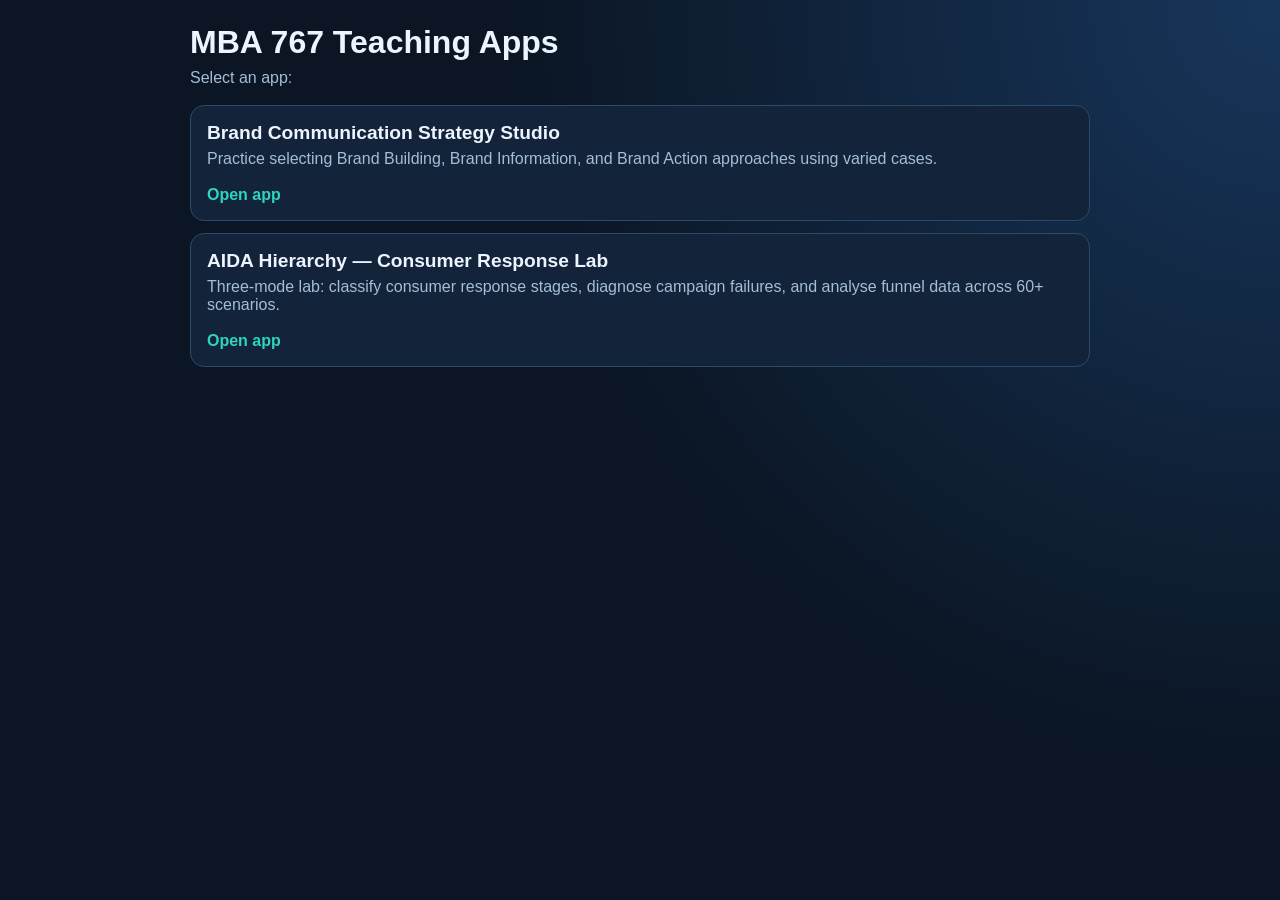
<file: index.html>
<!DOCTYPE html>
<html lang="en">
<head>
  <meta charset="UTF-8">
  <meta name="viewport" content="width=device-width, initial-scale=1.0">
  <title>MBA 767 Apps</title>
  <style>
    :root {
      --bg: #0b1523;
      --panel: #13233a;
      --ink: #ecf4ff;
      --muted: #a4bdd8;
      --accent: #2dd4bf;
      --line: #2a4a6c;
    }

    * {
      box-sizing: border-box;
      margin: 0;
      padding: 0;
    }

    body {
      background: radial-gradient(circle at top right, #17365b 0%, var(--bg) 50%);
      color: var(--ink);
      font-family: "Segoe UI", Arial, sans-serif;
      min-height: 100vh;
      padding: 24px;
    }

    main {
      margin: 0 auto;
      max-width: 900px;
    }

    h1 {
      font-size: 2rem;
      margin-bottom: 8px;
    }

    p {
      color: var(--muted);
      margin-bottom: 18px;
    }

    .card {
      background: var(--panel);
      border: 1px solid var(--line);
      border-radius: 14px;
      margin-bottom: 12px;
      padding: 16px;
    }

    .card h2 {
      font-size: 1.2rem;
      margin-bottom: 6px;
    }

    .card a {
      color: var(--accent);
      font-weight: 600;
      text-decoration: none;
    }

    .card a:hover {
      text-decoration: underline;
    }
  </style>
</head>
<body>
  <main>
    <h1>MBA 767 Teaching Apps</h1>
    <p>Select an app:</p>

    <section class="card">
      <h2>Brand Communication Strategy Studio</h2>
      <p>Practice selecting Brand Building, Brand Information, and Brand Action approaches using varied cases.</p>
      <a href="Brandobjectives/">Open app</a>
    </section>

    <section class="card">
      <h2>AIDA Hierarchy — Consumer Response Lab</h2>
      <p>Three-mode lab: classify consumer response stages, diagnose campaign failures, and analyse funnel data across 60+ scenarios.</p>
      <a href="Aida/">Open app</a>
    </section>
  </main>
</body>
</html>
</file>
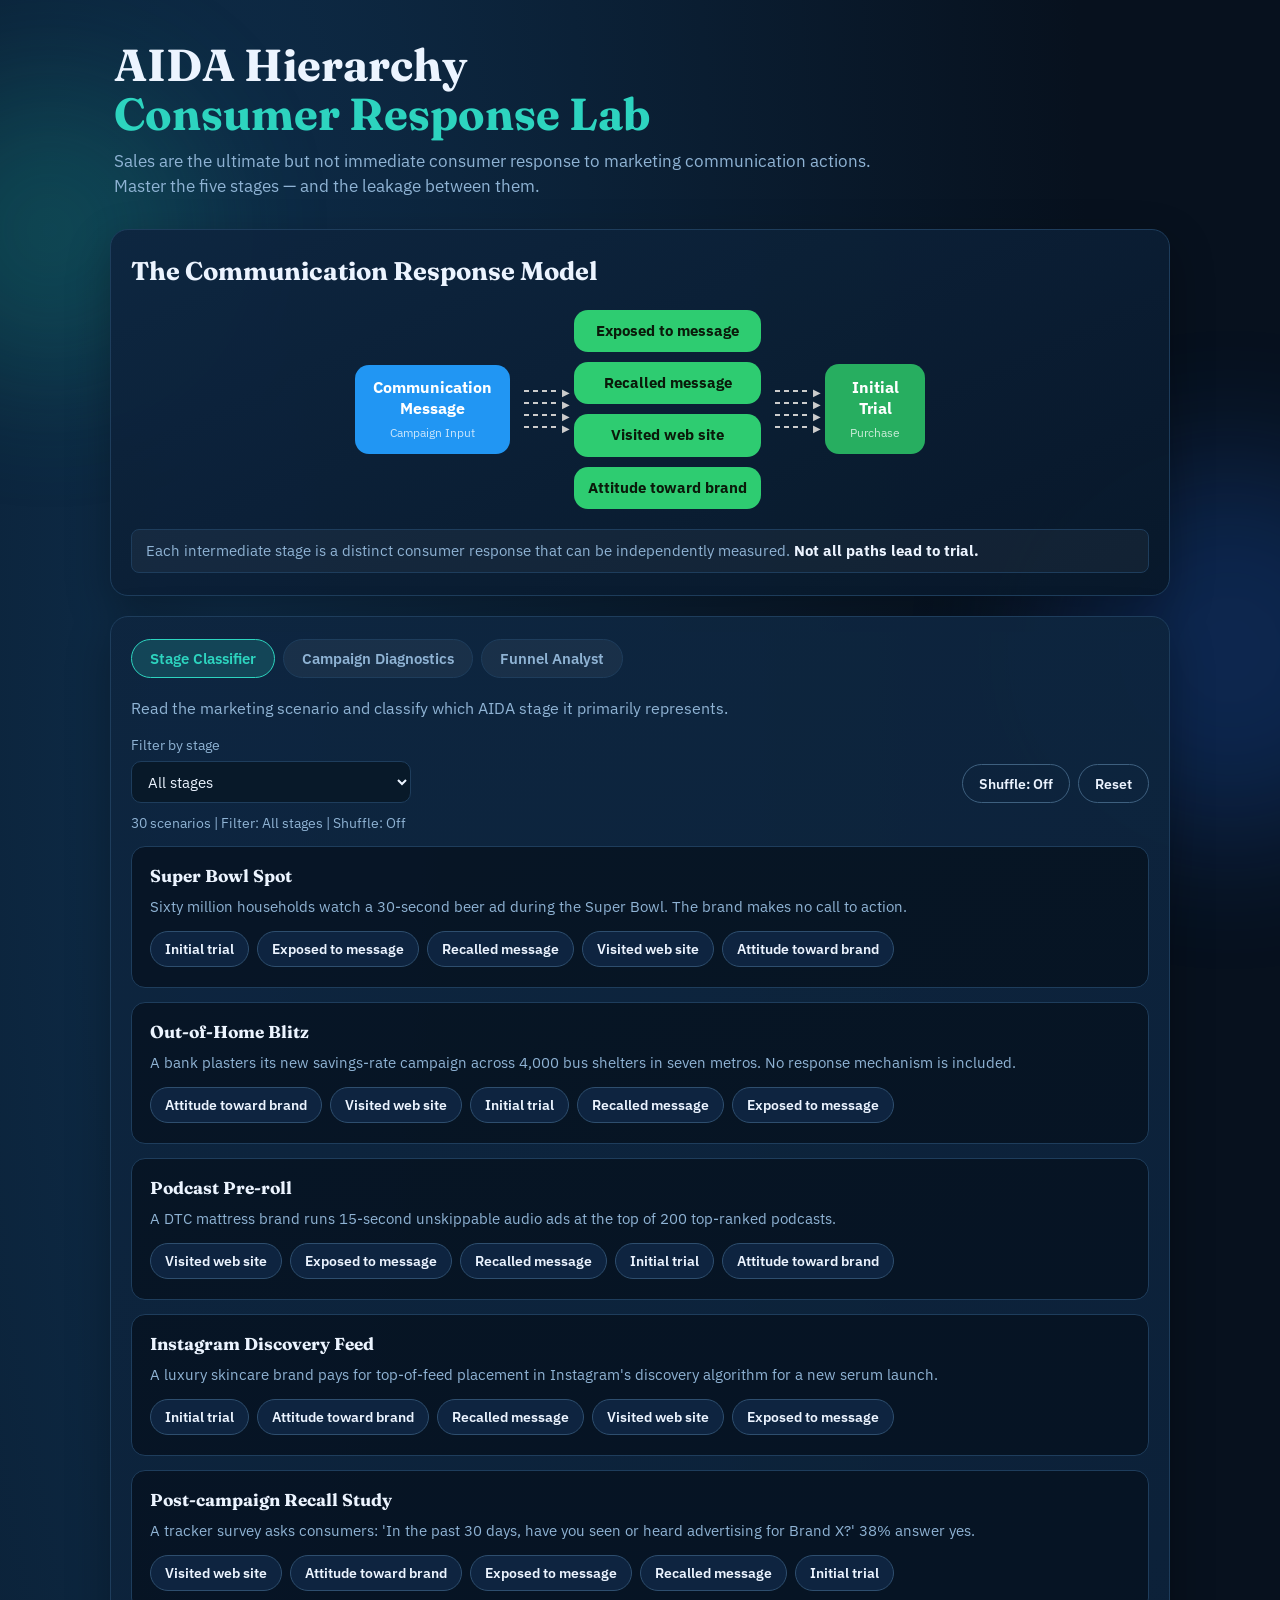
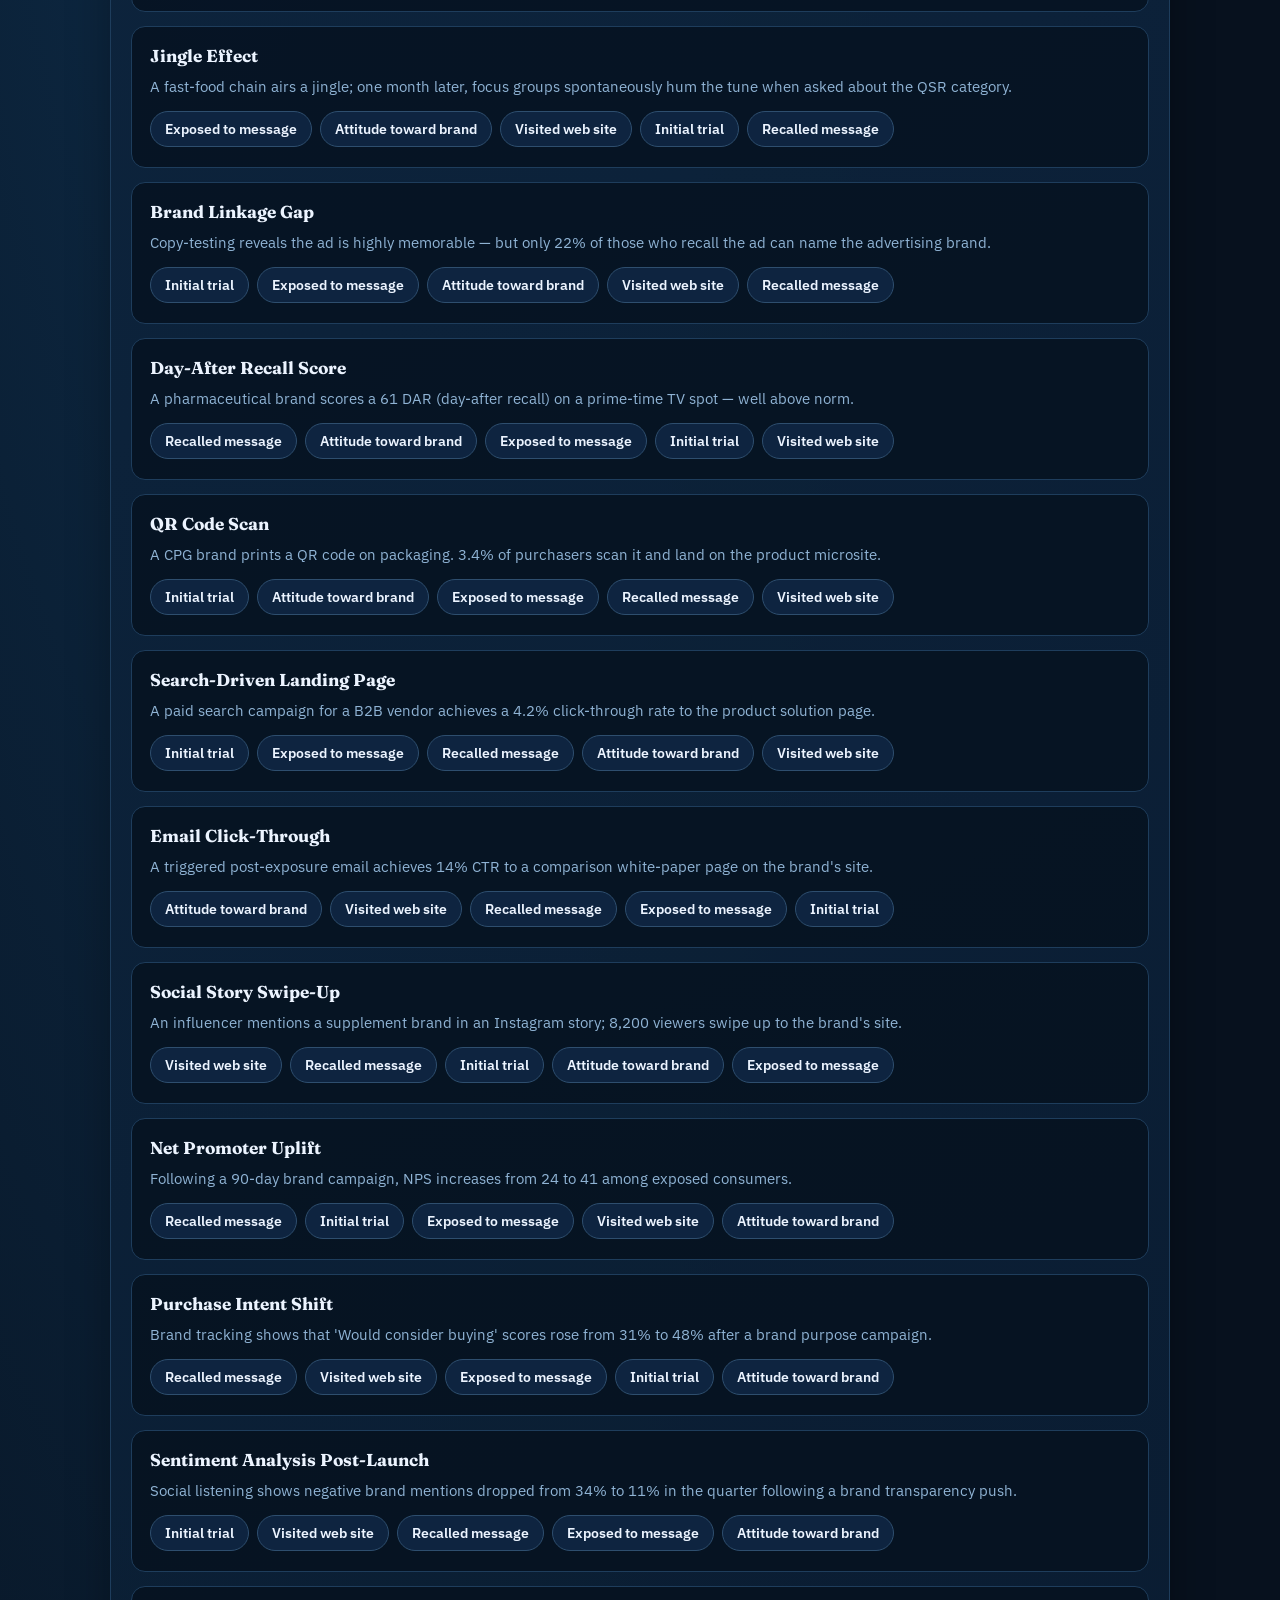
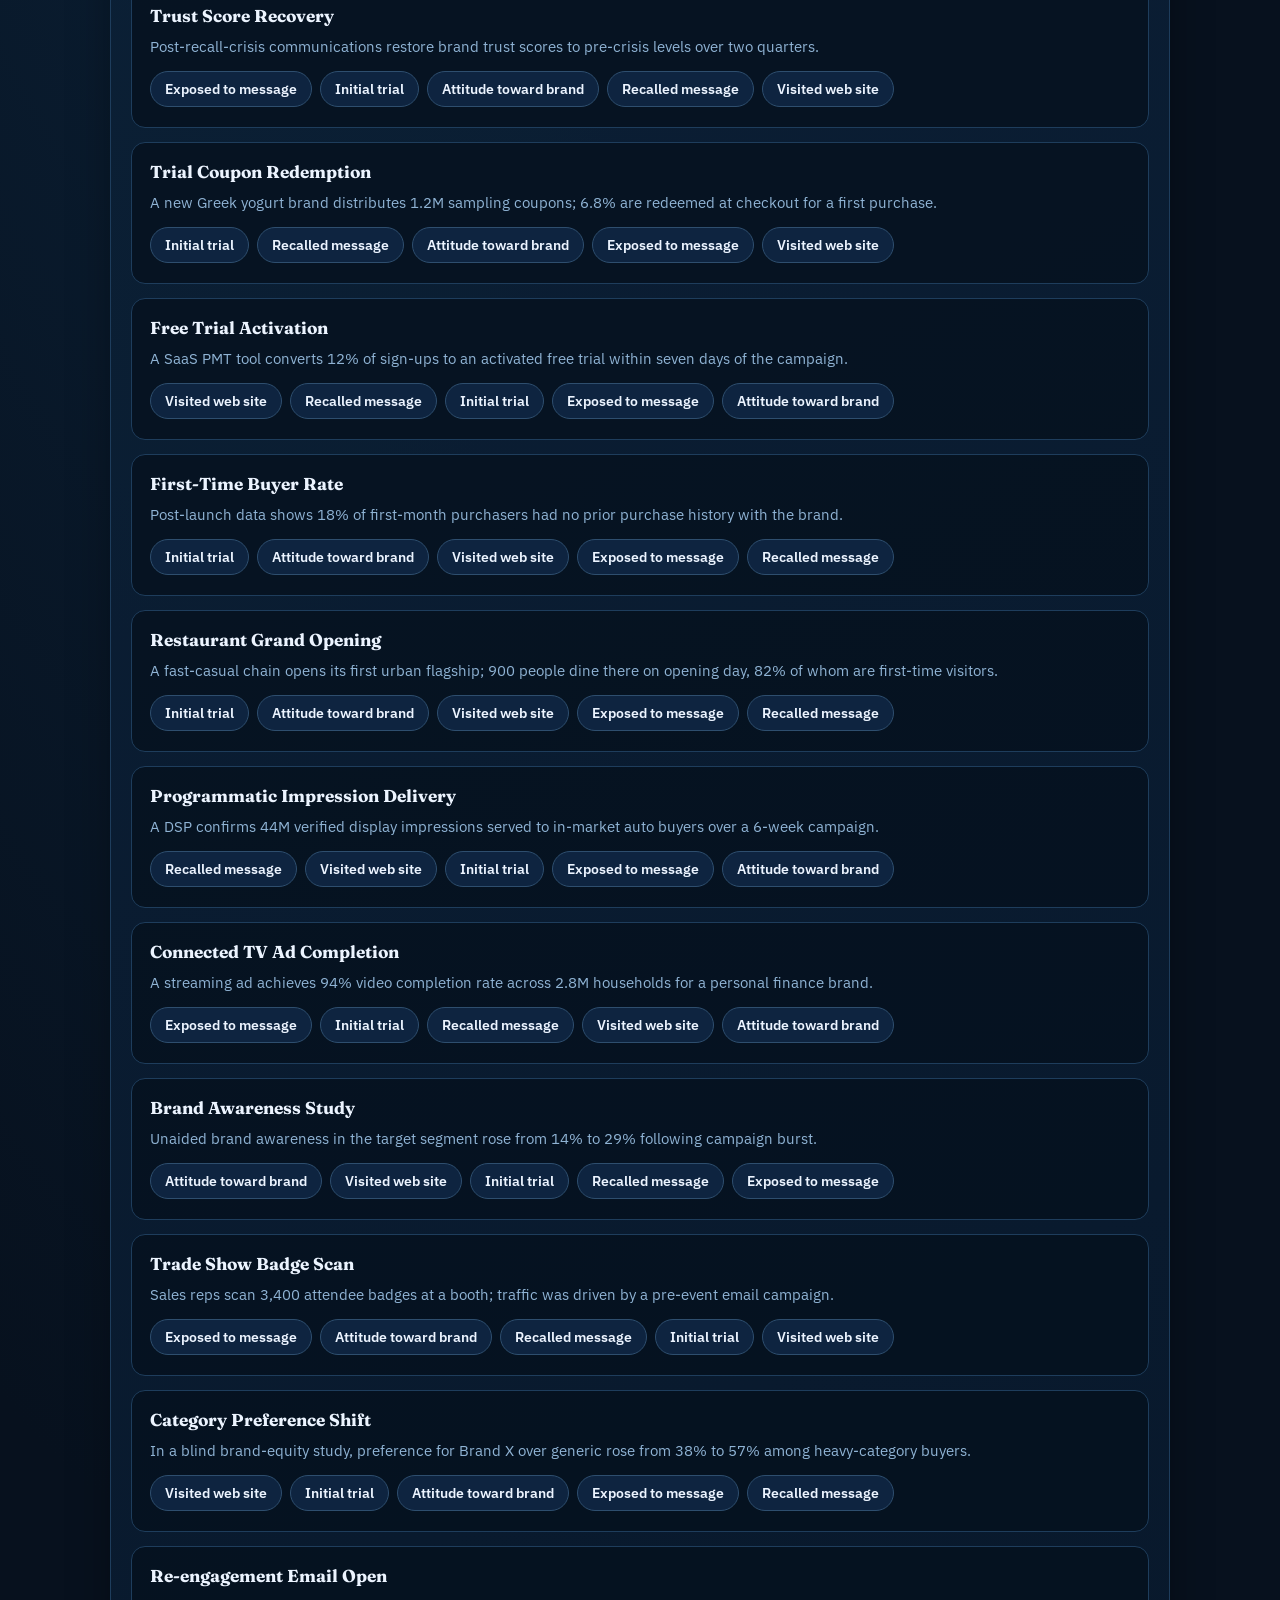
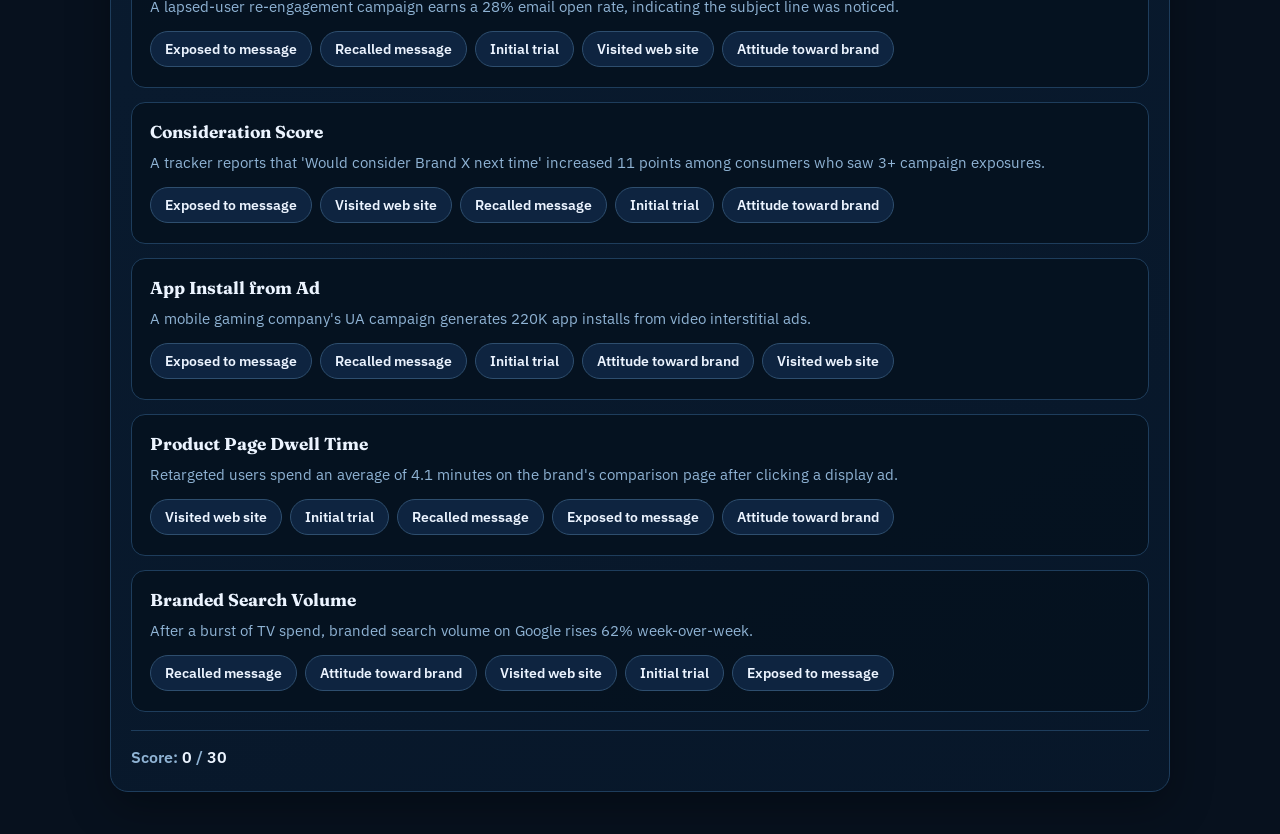
<file: Aida/index.html>
<!DOCTYPE html>
<html lang="en">
<head>
  <meta charset="UTF-8">
  <meta name="viewport" content="width=device-width, initial-scale=1.0">
  <title>AIDA Hierarchy – Consumer Response Lab</title>
  <link rel="preconnect" href="https://fonts.googleapis.com">
  <link rel="preconnect" href="https://fonts.gstatic.com" crossorigin>
  <link href="https://fonts.googleapis.com/css2?family=IBM+Plex+Sans:wght@400;500;700&family=Fraunces:opsz,wght@9..144,600;9..144,700&display=swap" rel="stylesheet">
  <link rel="stylesheet" href="style.css">
</head>
<body>
  <div class="orb orb-a"></div>
  <div class="orb orb-b"></div>

  <main class="shell">

    <!-- HERO -->
    <header class="hero reveal">
      <h1>AIDA Hierarchy<br><span class="accent-text">Consumer Response Lab</span></h1>
      <p class="subtitle">Sales are the ultimate but not immediate consumer response to marketing communication actions. Master the five stages — and the leakage between them.</p>
    </header>

    <!-- REFERENCE MODEL -->
    <section class="panel reveal" id="model-section">
      <h2>The Communication Response Model</h2>
      <div class="model-flow">
        <div class="flow-node node-msg">
          <span class="node-label">Communication<br>Message</span>
          <span class="node-sub">Campaign Input</span>
        </div>
        <div class="flow-arrows">
          <div class="arrow-set">
            <div class="arrow-line"></div>
            <div class="arrow-line"></div>
            <div class="arrow-line"></div>
            <div class="arrow-line"></div>
          </div>
        </div>
        <div class="flow-middle">
          <div class="flow-node node-mid" data-stage="exposed">Exposed to message</div>
          <div class="flow-node node-mid" data-stage="recalled">Recalled message</div>
          <div class="flow-node node-mid" data-stage="visited">Visited web site</div>
          <div class="flow-node node-mid" data-stage="attitude">Attitude toward brand</div>
        </div>
        <div class="flow-arrows">
          <div class="arrow-set arrow-set-right">
            <div class="arrow-line"></div>
            <div class="arrow-line"></div>
            <div class="arrow-line"></div>
            <div class="arrow-line"></div>
          </div>
        </div>
        <div class="flow-node node-trial">
          <span class="node-label">Initial<br>Trial</span>
          <span class="node-sub">Purchase</span>
        </div>
      </div>
      <p class="model-note">Each intermediate stage is a distinct consumer response that can be independently measured. <strong>Not all paths lead to trial.</strong></p>
    </section>

    <!-- TABS: two activity modes -->
    <section class="panel reveal" id="activity-section">
      <div class="tab-bar">
        <button class="tab-btn active" data-tab="classify">Stage Classifier</button>
        <button class="tab-btn" data-tab="diagnose">Campaign Diagnostics</button>
        <button class="tab-btn" data-tab="funnel">Funnel Analyst</button>
      </div>

      <!-- TAB 1: Stage Classifier -->
      <div class="tab-panel active" id="tab-classify">
        <p class="instruction">Read the marketing scenario and classify which AIDA stage it primarily represents.</p>
        <div class="controls-row">
          <div class="control-group">
            <label for="classifyFilter" class="label">Filter by stage</label>
            <select id="classifyFilter">
              <option value="all">All stages</option>
              <option value="exposed">Exposed to message</option>
              <option value="recalled">Recalled message</option>
              <option value="visited">Visited web site</option>
              <option value="attitude">Attitude toward brand</option>
              <option value="trial">Initial trial</option>
            </select>
          </div>
          <div class="control-actions">
            <button id="shuffleClassifyBtn" class="ghost-btn" aria-pressed="false">Shuffle: Off</button>
            <button id="resetClassifyBtn" class="ghost-btn">Reset</button>
          </div>
        </div>
        <p id="classifyMeta" class="case-meta"></p>
        <div id="classifyCards" class="cases"></div>
        <div class="score-row">
          Score: <span id="classifyScore">0</span> / <span id="classifyTotal">0</span>
        </div>
      </div>

      <!-- TAB 2: Campaign Diagnostics -->
      <div class="tab-panel" id="tab-diagnose">
        <p class="instruction">A campaign result is described. Diagnose <em>which stage is failing</em> and identify the managerial implication.</p>
        <div class="controls-row">
          <button id="shuffleDiagBtn" class="ghost-btn" aria-pressed="false">Shuffle: Off</button>
          <button id="resetDiagBtn" class="ghost-btn">Reset</button>
        </div>
        <p id="diagMeta" class="case-meta"></p>
        <div id="diagCards" class="cases"></div>
        <div class="score-row">
          Score: <span id="diagScore">0</span> / <span id="diagTotal">0</span>
        </div>
      </div>

      <!-- TAB 3: Funnel Analyst -->
      <div class="tab-panel" id="tab-funnel">
        <p class="instruction">You are given a funnel dataset. Answer the strategic question about where the biggest opportunity or problem lies.</p>
        <div class="controls-row">
          <button id="shuffleFunnelBtn" class="ghost-btn" aria-pressed="false">Shuffle: Off</button>
          <button id="resetFunnelBtn" class="ghost-btn">Reset</button>
        </div>
        <p id="funnelMeta" class="case-meta"></p>
        <div id="funnelCards" class="cases"></div>
        <div class="score-row">
          Score: <span id="funnelScore">0</span> / <span id="funnelTotal">0</span>
        </div>
      </div>
    </section>

  </main>

  <script src="script.js"></script>
</body>
</html>
</file>
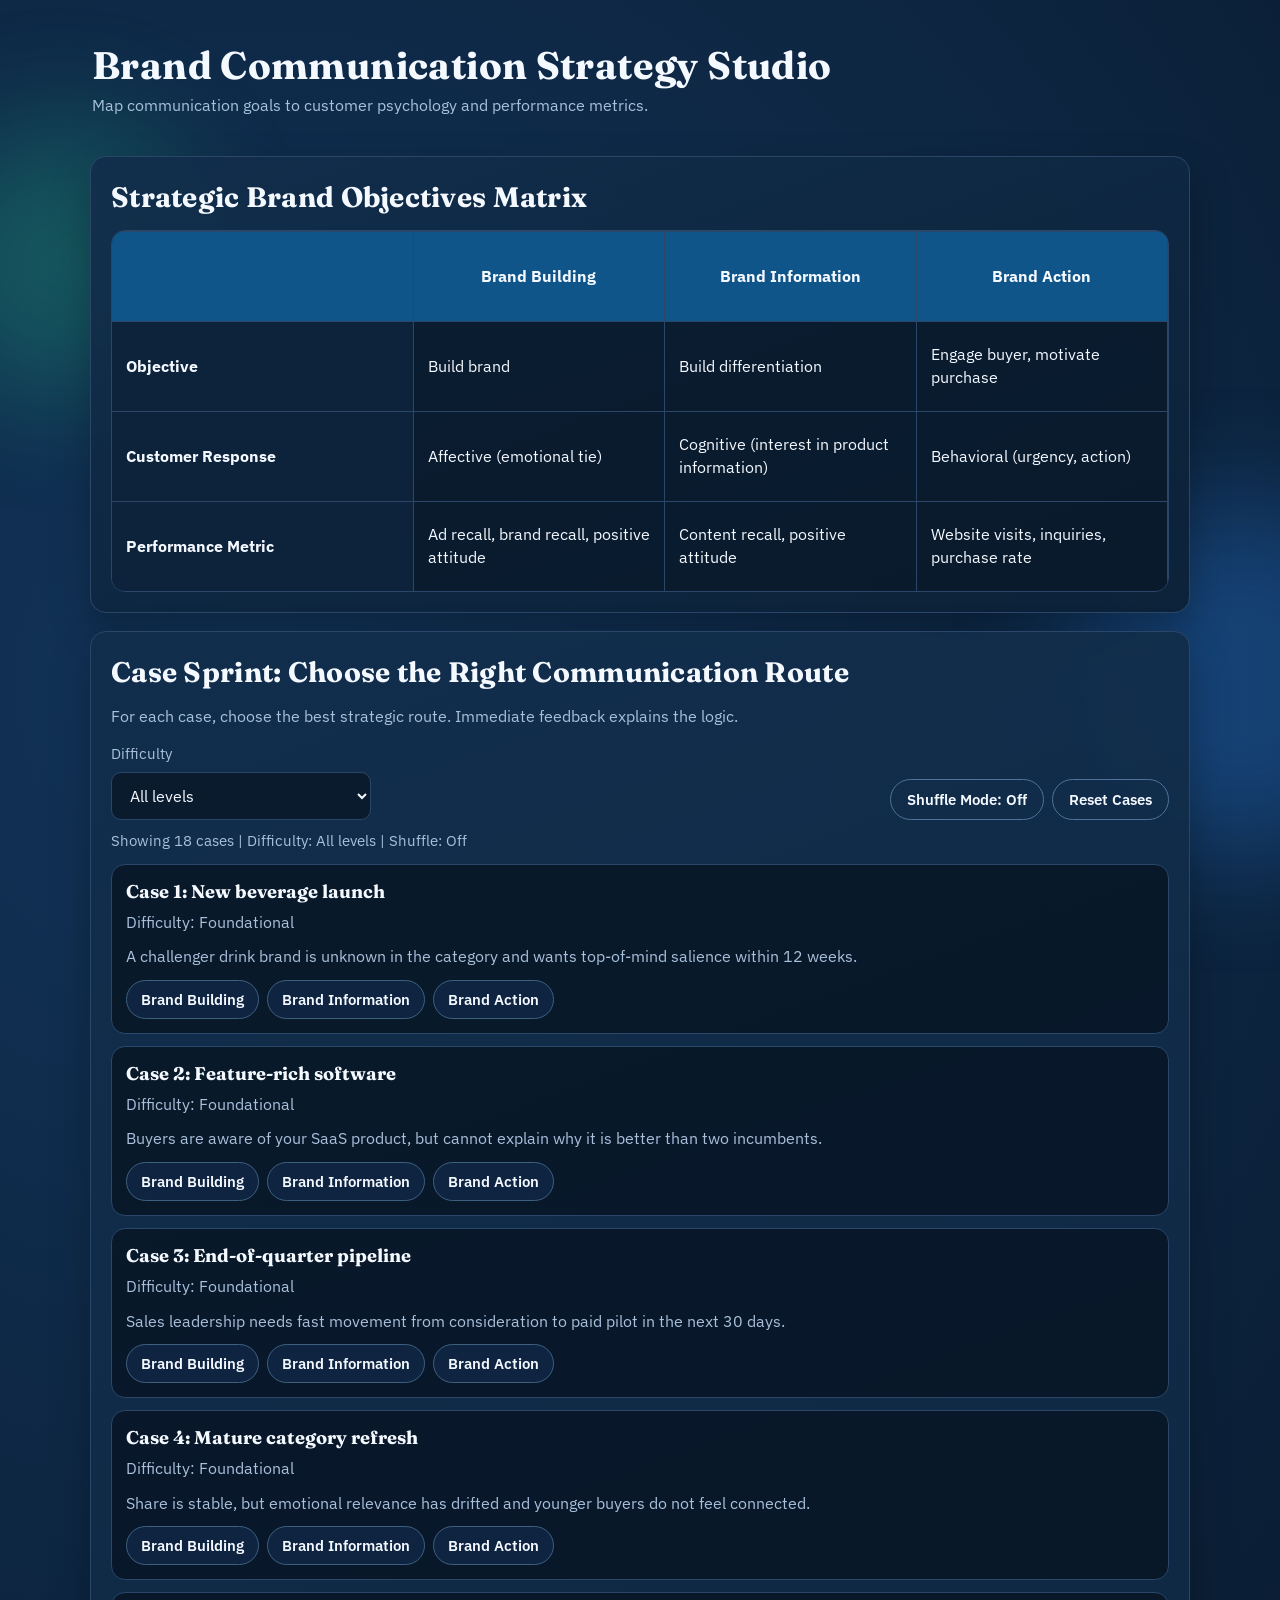
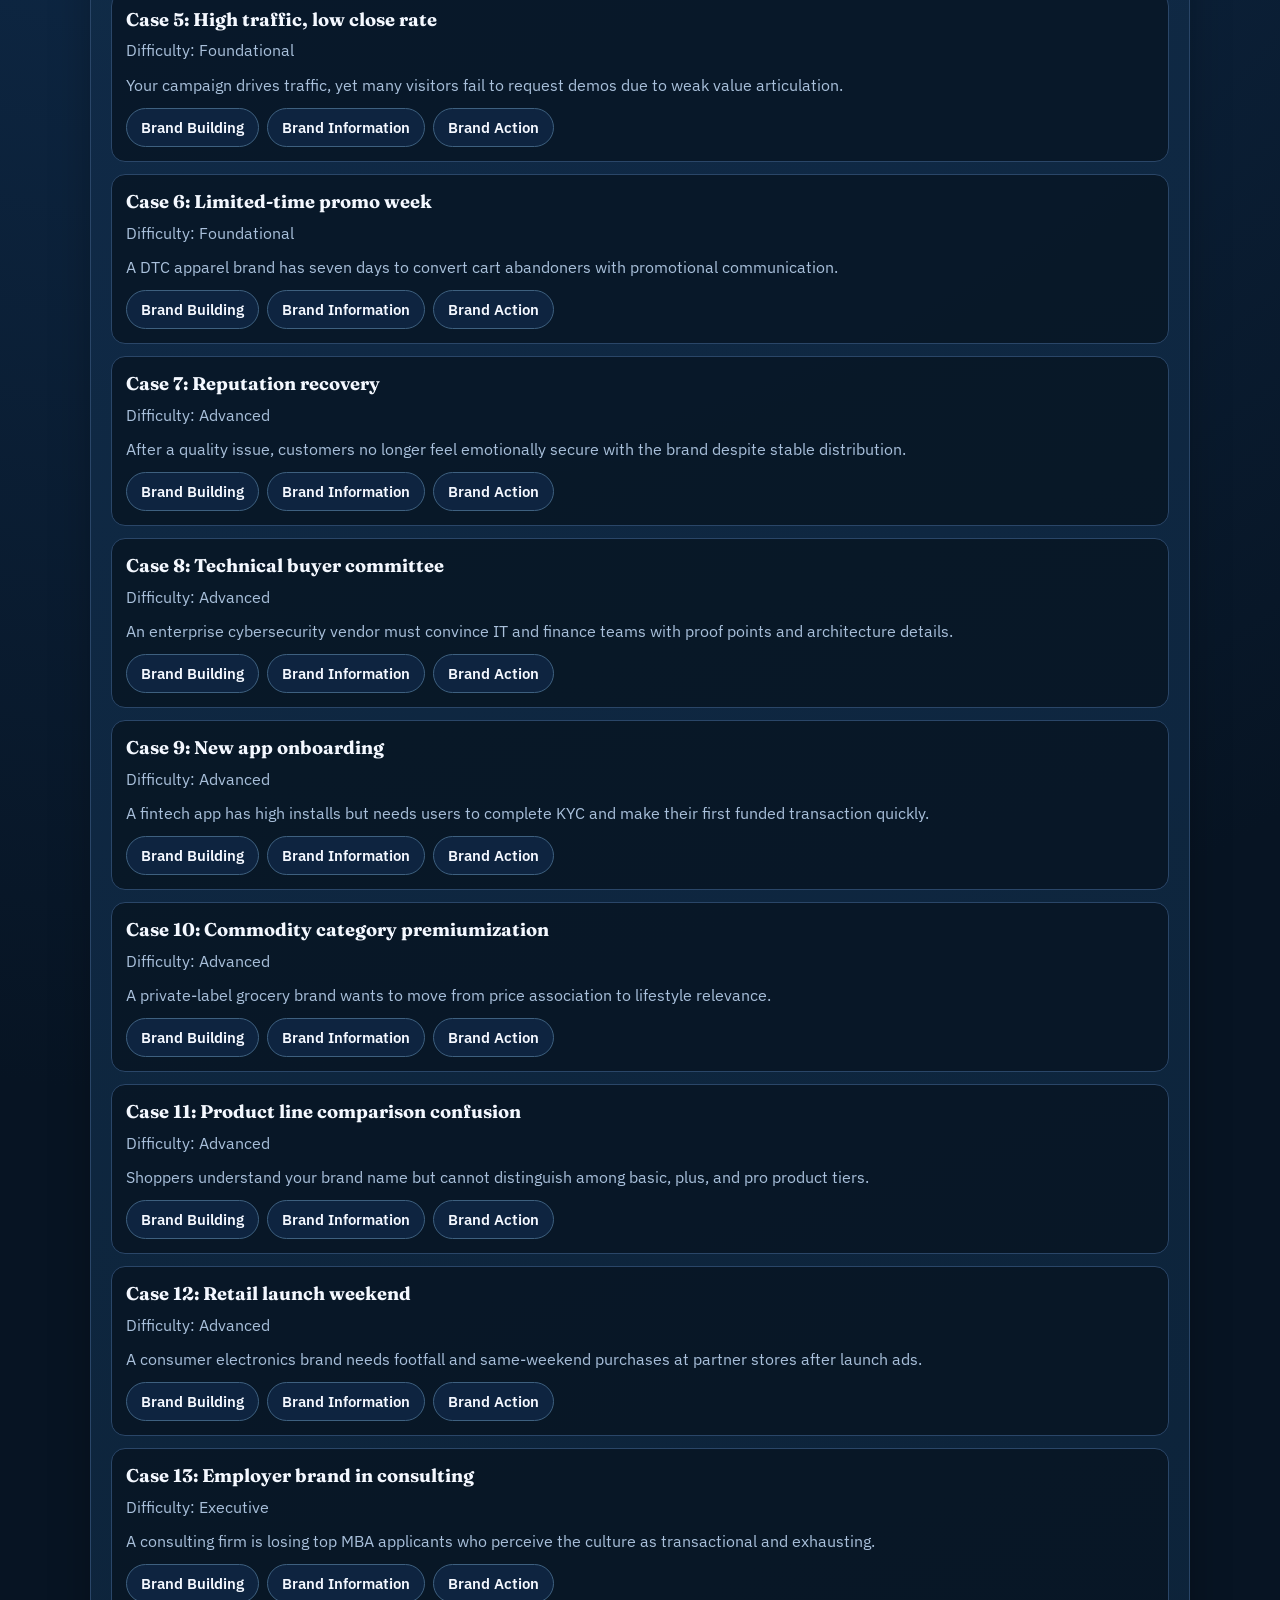
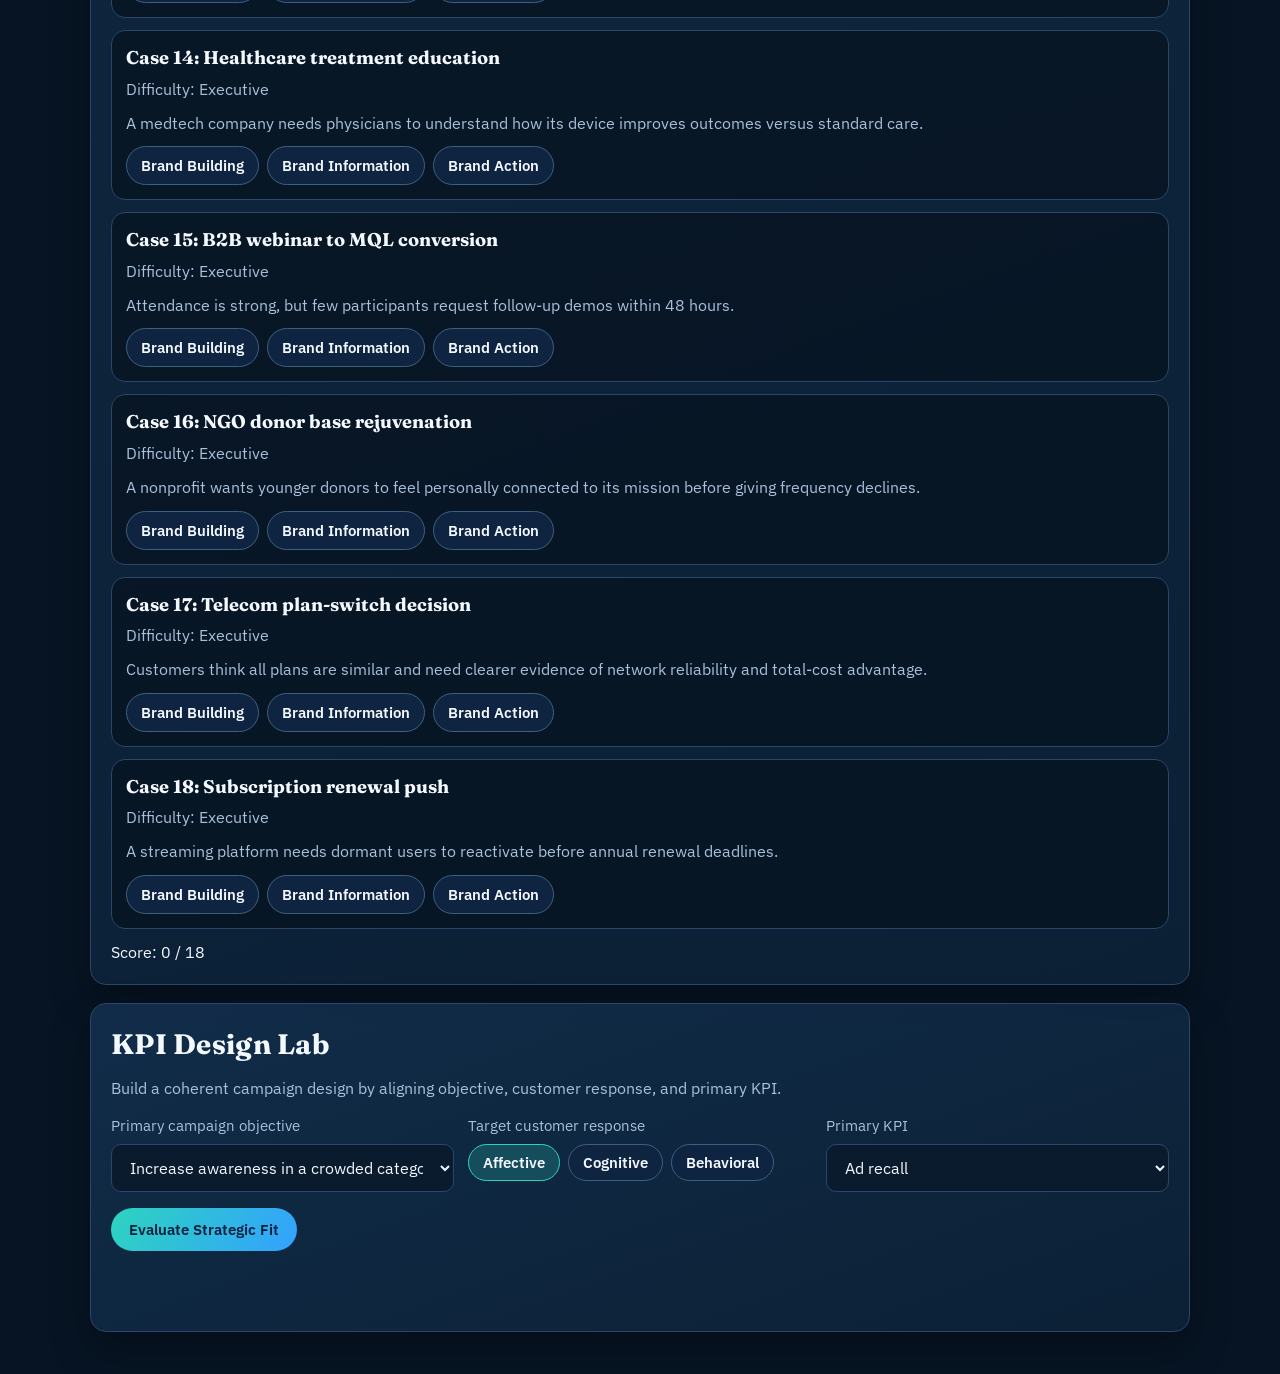
<file: Brandobjectives/index.html>
<!DOCTYPE html>
<html lang="en">
<head>
    <meta charset="UTF-8">
    <meta name="viewport" content="width=device-width, initial-scale=1.0">
    <title>Brand Communication Strategy Studio</title>
    <link rel="preconnect" href="https://fonts.googleapis.com">
    <link rel="preconnect" href="https://fonts.gstatic.com" crossorigin>
    <link href="https://fonts.googleapis.com/css2?family=IBM+Plex+Sans:wght@400;500;700&family=Fraunces:opsz,wght@9..144,600;9..144,700&display=swap" rel="stylesheet">
    <link rel="stylesheet" href="style.css">
</head>
<body>
    <div class="orb orb-a"></div>
    <div class="orb orb-b"></div>
    <main class="shell">
        <header class="hero reveal">
            <h1>Brand Communication Strategy Studio</h1>
            <p class="subtitle">Map communication goals to customer psychology and performance metrics.</p>
        </header>

        <section class="panel reveal">
            <h2>Strategic Brand Objectives Matrix</h2>
            <div class="matrix-grid">
                <div class="cell header blank"></div>
                <div class="cell header">Brand Building</div>
                <div class="cell header">Brand Information</div>
                <div class="cell header">Brand Action</div>

                <div class="cell row-head">Objective</div>
                <div class="cell">Build brand</div>
                <div class="cell">Build differentiation</div>
                <div class="cell">Engage buyer, motivate purchase</div>

                <div class="cell row-head">Customer Response</div>
                <div class="cell">Affective (emotional tie)</div>
                <div class="cell">Cognitive (interest in product information)</div>
                <div class="cell">Behavioral (urgency, action)</div>

                <div class="cell row-head">Performance Metric</div>
                <div class="cell">Ad recall, brand recall, positive attitude</div>
                <div class="cell">Content recall, positive attitude</div>
                <div class="cell">Website visits, inquiries, purchase rate</div>
            </div>
        </section>

        <section class="panel reveal">
            <h2>Case Sprint: Choose the Right Communication Route</h2>
            <p class="instruction">For each case, choose the best strategic route. Immediate feedback explains the logic.</p>
            <div class="case-controls">
                <div class="control-group">
                    <label for="difficultyFilter" class="label">Difficulty</label>
                    <select id="difficultyFilter">
                        <option value="all">All levels</option>
                        <option value="foundational">Foundational</option>
                        <option value="advanced">Advanced</option>
                        <option value="executive">Executive</option>
                    </select>
                </div>
                <div class="control-actions">
                    <button id="shuffleModeBtn" class="ghost-btn" type="button" aria-pressed="false">Shuffle Mode: Off</button>
                    <button id="resetCasesBtn" class="ghost-btn" type="button">Reset Cases</button>
                </div>
            </div>
            <p id="caseMeta" class="case-meta"></p>
            <div id="cases" class="cases"></div>
            <div class="score-row">
                <p>Score: <span id="score">0</span> / <span id="totalCases">0</span></p>
            </div>
        </section>

        <section class="panel reveal">
            <h2>KPI Design Lab</h2>
            <p class="instruction">Build a coherent campaign design by aligning objective, customer response, and primary KPI.</p>

            <div class="lab-grid">
                <div>
                    <label for="goalSelect" class="label">Primary campaign objective</label>
                    <select id="goalSelect">
                        <option value="awareness">Increase awareness in a crowded category</option>
                        <option value="differentiate">Clarify why our offer is superior</option>
                        <option value="convert">Drive immediate trial and purchase</option>
                    </select>
                </div>

                <div>
                    <p class="label">Target customer response</p>
                    <div class="chips" id="responseChips">
                        <button class="chip" data-response="affective">Affective</button>
                        <button class="chip" data-response="cognitive">Cognitive</button>
                        <button class="chip" data-response="behavioral">Behavioral</button>
                    </div>
                </div>

                <div>
                    <label for="metricSelect" class="label">Primary KPI</label>
                    <select id="metricSelect">
                        <option value="adRecall">Ad recall</option>
                        <option value="brandRecall">Brand recall</option>
                        <option value="positiveAttitude">Positive attitude</option>
                        <option value="contentRecall">Content recall</option>
                        <option value="websiteVisits">Website visits</option>
                        <option value="inquiries">Inquiries</option>
                        <option value="purchaseRate">Purchase rate</option>
                    </select>
                </div>
            </div>

            <button id="evaluateBtn" class="primary-btn">Evaluate Strategic Fit</button>
            <div id="labFeedback" class="lab-feedback" aria-live="polite"></div>
        </section>
    </main>

    <script src="script.js"></script>
</body>
</html>
</file>
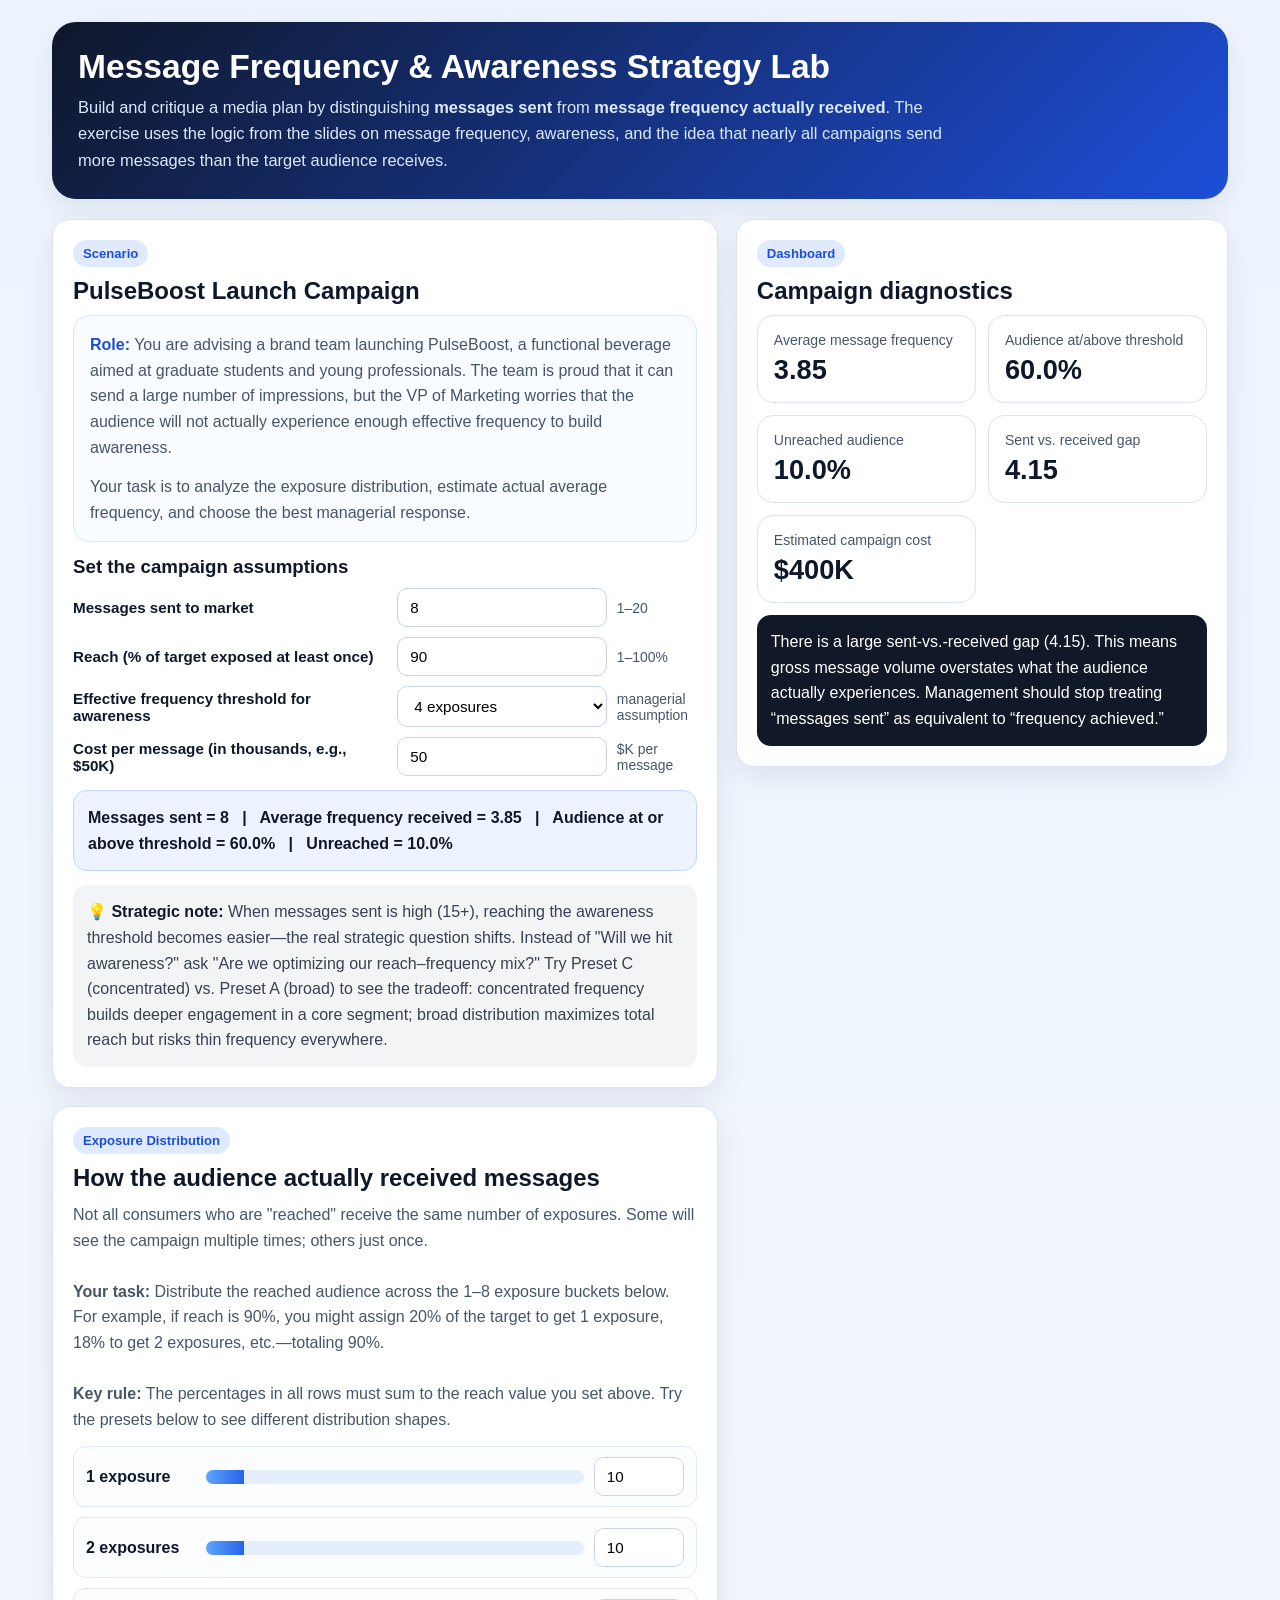
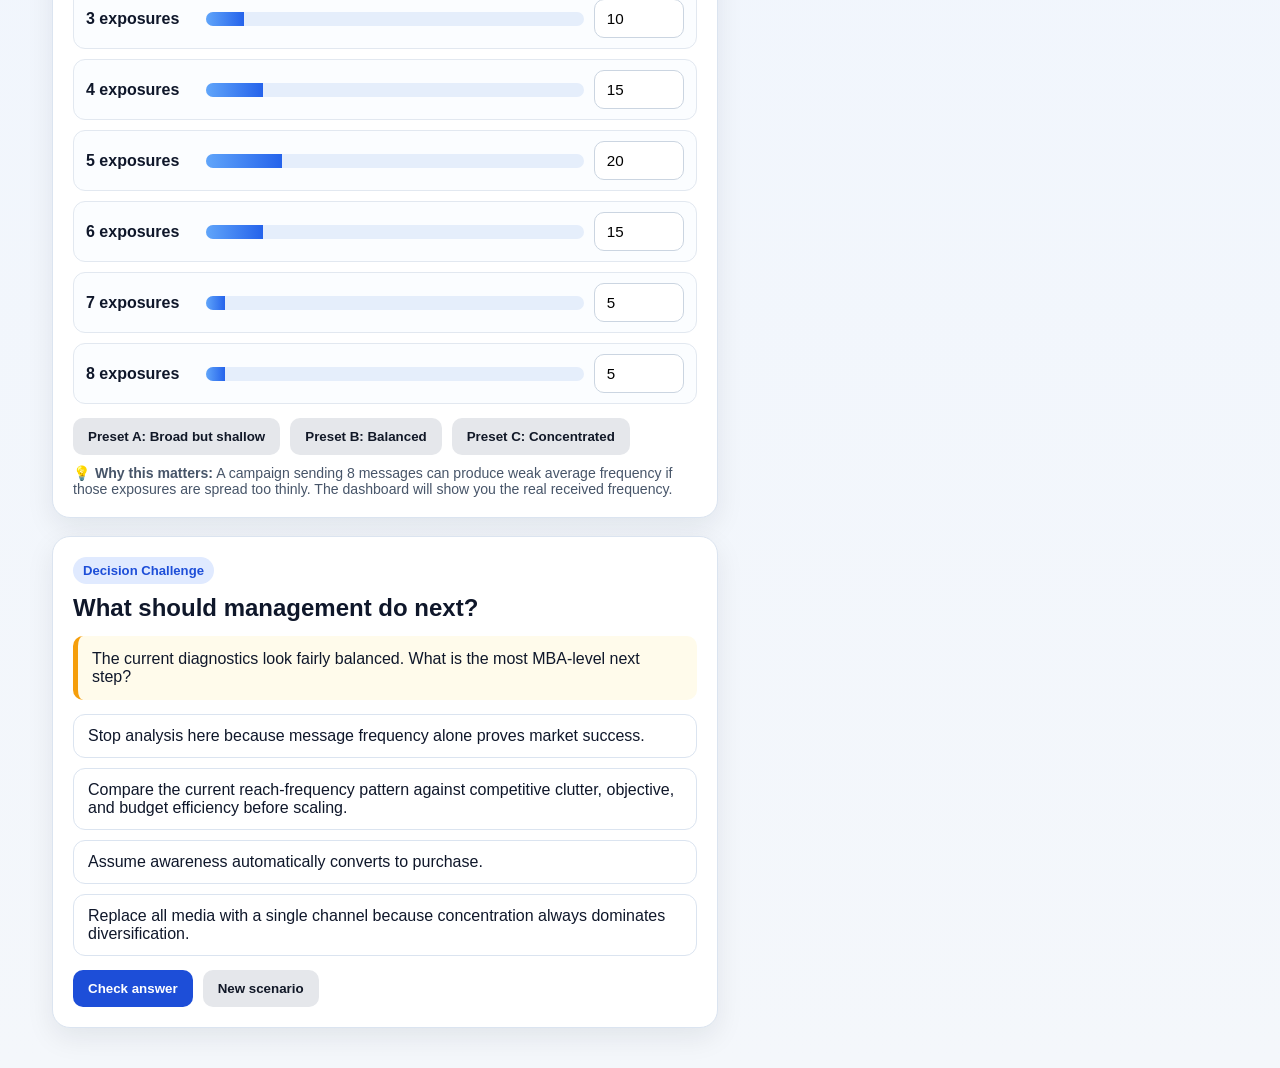
<file: Messagefreqawareness/index.html>
<!DOCTYPE html>
<html lang="en">
<head>
  <meta charset="UTF-8" />
  <meta name="viewport" content="width=device-width, initial-scale=1.0" />
  <title>MBA Message Frequency & Awareness Lab</title>
  <style>
    :root {
      --bg: #f4f7fb;
      --card: #ffffff;
      --ink: #0f172a;
      --muted: #475569;
      --line: #dbe4f0;
      --blue: #1d4ed8;
      --blue2: #2563eb;
      --teal: #0f766e;
      --amber: #b45309;
      --red: #b91c1c;
      --soft: #eef4ff;
      --shadow: 0 10px 28px rgba(15, 23, 42, 0.08);
      --radius: 18px;
    }
    * { box-sizing: border-box; }
    body {
      margin: 0;
      font-family: Arial, Helvetica, sans-serif;
      color: var(--ink);
      background: linear-gradient(180deg, #edf4ff 0%, var(--bg) 100%);
    }
    .wrap { max-width: 1220px; margin: 0 auto; padding: 22px; }
    .hero {
      background: linear-gradient(135deg, #0f172a 0%, #1d4ed8 100%);
      color: white;
      border-radius: 24px;
      padding: 26px;
      box-shadow: var(--shadow);
      margin-bottom: 20px;
    }
    .hero h1 { margin: 0 0 8px; font-size: 2.1rem; }
    .hero p { margin: 0; max-width: 900px; color: #dbeafe; line-height: 1.6; font-size: 1.03rem; }
    .grid { display: grid; grid-template-columns: 1.15fr 0.85fr; gap: 18px; }
    .card {
      background: var(--card);
      border: 1px solid var(--line);
      border-radius: var(--radius);
      box-shadow: var(--shadow);
      padding: 20px;
      margin-bottom: 18px;
    }
    .card h2, .card h3 { margin: 0 0 10px; }
    .sub { color: var(--muted); line-height: 1.6; margin-bottom: 14px; }
    .pill {
      display: inline-block;
      background: #e0eaff;
      color: var(--blue);
      border-radius: 999px;
      padding: 6px 10px;
      font-size: 0.82rem;
      font-weight: 700;
      margin-bottom: 10px;
    }
    .scenario {
      background: #f8fbff;
      border: 1px solid #d8e7fb;
      border-radius: 16px;
      padding: 16px;
      margin-bottom: 14px;
    }
    .scenario strong { color: var(--blue); }
    .controls { display: grid; gap: 10px; }
    .row { display: grid; grid-template-columns: 1.5fr 1fr 80px; gap: 10px; align-items: center; }
    label { font-weight: 700; font-size: 0.95rem; }
    input[type="number"], select {
      width: 100%;
      padding: 10px 12px;
      border: 1px solid #cbd5e1;
      border-radius: 10px;
      font-size: 0.95rem;
      background: white;
    }
    .small { color: var(--muted); font-size: 0.87rem; }
    .dist-grid { display: grid; gap: 10px; margin-top: 12px; }
    .dist-row {
      display: grid;
      grid-template-columns: 110px 1fr 90px;
      gap: 10px;
      align-items: center;
      padding: 10px 12px;
      background: #fbfdff;
      border: 1px solid #e2e8f0;
      border-radius: 12px;
    }
    .bar-wrap { background: #e5eefb; border-radius: 999px; height: 14px; overflow: hidden; }
    .bar { height: 14px; background: linear-gradient(90deg, #60a5fa, #2563eb); }
    .kpis { display: grid; grid-template-columns: repeat(2, 1fr); gap: 12px; }
    @media (max-width: 980px) { .kpis { grid-template-columns: repeat(3, 1fr); } }
    .kpi {
      border: 1px solid var(--line);
      border-radius: 16px;
      padding: 16px;
      background: #fff;
    }
    .kpi .label { color: var(--muted); font-size: 0.88rem; margin-bottom: 6px; }
    .kpi .value { font-size: 1.7rem; font-weight: 700; }
    .formula {
      background: var(--soft);
      border: 1px solid #bfd5ff;
      padding: 14px;
      border-radius: 14px;
      font-weight: 700;
      line-height: 1.6;
      margin-top: 14px;
    }
    .question {
      border-left: 5px solid #f59e0b;
      background: #fffbeb;
      padding: 14px;
      border-radius: 10px;
      margin: 14px 0;
    }
    .choices { display: grid; gap: 10px; margin-top: 12px; }
    .choice {
      border: 1px solid #dbe4f0;
      border-radius: 12px;
      padding: 12px 14px;
      cursor: pointer;
      background: white;
      transition: 0.15s ease;
    }
    .choice:hover { border-color: #93c5fd; background: #f8fbff; }
    .choice.selected { border-color: var(--blue); background: #eef4ff; }
    .choice.correct { border-color: #86efac; background: #f0fdf4; }
    .choice.wrong { border-color: #fecaca; background: #fef2f2; }
    .feedback {
      margin-top: 12px;
      padding: 14px;
      border-radius: 12px;
      display: none;
      line-height: 1.6;
    }
    .feedback.show { display: block; }
    .feedback.good { background: #f0fdf4; border: 1px solid #86efac; }
    .feedback.bad { background: #fef2f2; border: 1px solid #fecaca; }
    .btns { display: flex; gap: 10px; flex-wrap: wrap; margin-top: 14px; }
    button {
      border: none;
      border-radius: 10px;
      padding: 11px 15px;
      font-weight: 700;
      cursor: pointer;
    }
    .primary { background: var(--blue); color: white; }
    .secondary { background: #e5e7eb; color: #111827; }
    .insight {
      padding: 14px;
      border-radius: 14px;
      background: #111827;
      color: white;
      line-height: 1.6;
      margin-top: 12px;
    }
    .scorebox {
      background: linear-gradient(135deg, #eff6ff, #f8fbff);
      border: 1px solid #c7dcff;
      border-radius: 16px;
      padding: 16px;
    }
    .scorebox .score { font-size: 2rem; font-weight: 700; color: var(--blue); }
    .mini { font-size: 0.88rem; color: var(--muted); }
    @media (max-width: 980px) {
      .grid { grid-template-columns: 1fr; }
      .row { grid-template-columns: 1fr; }
      .kpis { grid-template-columns: 1fr 1fr; }
    }
    @media (max-width: 640px) {
      .wrap { padding: 12px; }
      .kpis { grid-template-columns: 1fr; }
      .dist-row { grid-template-columns: 90px 1fr 70px; }
      .hero h1 { font-size: 1.6rem; }
    }
  </style>
</head>
<body>
  <div class="wrap">
    <div class="hero">
      <h1>Message Frequency & Awareness Strategy Lab</h1>
      <p>
        Build and critique a media plan by distinguishing <strong>messages sent</strong> from <strong>message frequency actually received</strong>. The exercise uses the logic from the slides on message frequency, awareness, and the idea that nearly all campaigns send more messages than the target audience receives.
      </p>
    </div>

    <div class="grid">
      <div>
        <div class="card">
          <div class="pill">Scenario</div>
          <h2>PulseBoost Launch Campaign</h2>
          <div class="scenario">
            <div class="sub">
              <strong>Role:</strong> You are advising a brand team launching PulseBoost, a functional beverage aimed at graduate students and young professionals.
              The team is proud that it can send a large number of impressions, but the VP of Marketing worries that the audience will not actually experience enough effective frequency to build awareness.
            </div>
            <div class="sub" style="margin-bottom:0;">
              Your task is to analyze the exposure distribution, estimate actual average frequency, and choose the best managerial response.
            </div>
          </div>

          <h3>Set the campaign assumptions</h3>
          <div class="controls">
            <div class="row">
              <label for="sent">Messages sent to market</label>
              <input id="sent" type="number" min="1" max="20" step="1" value="8" />
              <div class="small">1–20</div>
            </div>
            <div class="row">
              <label for="reach">Reach (% of target exposed at least once)</label>
              <input id="reach" type="number" min="1" max="100" step="1" value="90" />
              <div class="small">1–100%</div>
            </div>
            <div class="row">
              <label for="awareThreshold">Effective frequency threshold for awareness</label>
              <select id="awareThreshold">
                <option value="3">3 exposures</option>
                <option value="4" selected>4 exposures</option>
                <option value="5">5 exposures</option>
              </select>
              <div class="small">managerial assumption</div>
            </div>
            <div class="row">
              <label for="costPerMsg">Cost per message (in thousands, e.g., $50K)</label>
              <input id="costPerMsg" type="number" min="0" max="500" step="10" value="50" />
              <div class="small">$K per message</div>
            </div>
          </div>

          <div class="formula" id="summaryFormula"></div>
          
          <div class="insight" style="margin-top:14px; background:#f3f4f6; color:#374151;">
            <strong style="color:#111827;">💡 Strategic note:</strong> When messages sent is high (15+), reaching the awareness threshold becomes easier—the real strategic question shifts. Instead of "Will we hit awareness?" ask "Are we optimizing our reach–frequency mix?" Try Preset C (concentrated) vs. Preset A (broad) to see the tradeoff: concentrated frequency builds deeper engagement in a core segment; broad distribution maximizes total reach but risks thin frequency everywhere.
          </div>
        </div>

        <div class="card">
          <div class="pill">Exposure Distribution</div>
          <h2>How the audience actually received messages</h2>
          <div class="sub">
            Not all consumers who are "reached" receive the same number of exposures. Some will see the campaign multiple times; others just once. 
            <br/><br/>
            <strong>Your task:</strong> Distribute the reached audience across the 1–8 exposure buckets below. For example, if reach is 90%, you might assign 20% of the target to get 1 exposure, 18% to get 2 exposures, etc.—totaling 90%.
            <br/><br/>
            <strong>Key rule:</strong> The percentages in all rows must sum to the reach value you set above. Try the presets below to see different distribution shapes.
          </div>

          <div id="distribution" class="dist-grid"></div>
          <div class="btns">
            <button class="secondary" id="presetA">Preset A: Broad but shallow</button>
            <button class="secondary" id="presetB">Preset B: Balanced</button>
            <button class="secondary" id="presetC">Preset C: Concentrated</button>
          </div>
          <div class="mini" style="margin-top:10px;">💡 <strong>Why this matters:</strong> A campaign sending 8 messages can produce weak average frequency if those exposures are spread too thinly. The dashboard will show you the real received frequency.</div>
        </div>

        <div class="card">
          <div class="pill">Decision Challenge</div>
          <h2>What should management do next?</h2>
          <div class="question" id="questionText"></div>
          <div id="choices" class="choices"></div>
          <div id="feedback" class="feedback"></div>
          <div class="btns">
            <button class="primary" id="checkBtn">Check answer</button>
            <button class="secondary" id="newCaseBtn">New scenario</button>
          </div>
        </div>
      </div>

      <div>
        <div class="card">
          <div class="pill">Dashboard</div>
          <h2>Campaign diagnostics</h2>
          <div class="kpis">
            <div class="kpi">
              <div class="label">Average message frequency</div>
              <div class="value" id="avgFreq">0.00</div>
            </div>
            <div class="kpi">
              <div class="label">Audience at/above threshold</div>
              <div class="value" id="awarePct">0.0%</div>
            </div>
            <div class="kpi">
              <div class="label">Unreached audience</div>
              <div class="value" id="unreached">0.0%</div>
            </div>
            <div class="kpi">
              <div class="label">Sent vs. received gap</div>
              <div class="value" id="gap">0.00</div>
            </div>
            <div class="kpi">
              <div class="label">Estimated campaign cost</div>
              <div class="value" id="estimatedCost">$0K</div>
            </div>
          </div>
          <div class="insight" id="insightBox"></div>
        </div>


      </div>
    </div>
  </div>

  <script>
    const distributionEl = document.getElementById('distribution');
    const sentEl = document.getElementById('sent');
    const reachEl = document.getElementById('reach');
    const thresholdEl = document.getElementById('awareThreshold');
    const avgFreqEl = document.getElementById('avgFreq');
    const awarePctEl = document.getElementById('awarePct');
    const unreachedEl = document.getElementById('unreached');
    const gapEl = document.getElementById('gap');
    const estimatedCostEl = document.getElementById('estimatedCost');
    const summaryFormulaEl = document.getElementById('summaryFormula');
    const insightBoxEl = document.getElementById('insightBox');
    const questionTextEl = document.getElementById('questionText');
    const choicesEl = document.getElementById('choices');
    const feedbackEl = document.getElementById('feedback');
    let selectedChoice = null;
    let answerKey = null;
    let score = 0;

    const defaultDist = {1:10,2:10,3:10,4:15,5:20,6:15,7:5,8:5};
    let currentPromptType = 'broad';

    function createDistributionRows() {
      distributionEl.innerHTML = '';
      for (let i = 1; i <= 8; i++) {
        const row = document.createElement('div');
        row.className = 'dist-row';
        row.innerHTML = `
          <div><strong>${i} exposure${i>1?'s':''}</strong></div>
          <div class="bar-wrap"><div class="bar" id="bar-${i}" style="width:${defaultDist[i]}%"></div></div>
          <input type="number" id="dist-${i}" min="0" max="100" step="1" value="${defaultDist[i]}" />
        `;
        distributionEl.appendChild(row);
      }
      attachDistListeners();
    }

    function attachDistListeners() {
      for (let i = 1; i <= 8; i++) {
        const input = document.getElementById(`dist-${i}`);
        input.addEventListener('input', updateAll);
      }
    }

    function getDistribution() {
      const dist = {};
      for (let i = 1; i <= 8; i++) dist[i] = Number(document.getElementById(`dist-${i}`).value || 0);
      return dist;
    }

    function sumDist(dist) {
      return Object.values(dist).reduce((a, b) => a + b, 0);
    }

    function avgFrequency(dist) {
      return Object.entries(dist).reduce((acc, [k, v]) => acc + Number(k) * v, 0) / 100;
    }

    function thresholdPct(dist, threshold) {
      let t = 0;
      for (let i = threshold; i <= 8; i++) t += dist[i] || 0;
      return t;
    }

    function updateBars(dist) {
      for (let i = 1; i <= 8; i++) {
        document.getElementById(`bar-${i}`).style.width = `${Math.max(0, Math.min(100, dist[i]))}%`;
      }
    }

    function buildInsight(avg, thresholdShare, unreached, sent, isValid) {
      if (!isValid) {
        return 'The distribution is not yet valid. The percentages across 1–8 exposures must sum to the campaign reach. That itself is a useful managerial lesson: an exposure distribution is a constrained resource allocation, not a set of independent guesses.';
      }
      const gap = sent - avg;
      if (thresholdShare < 25) {
        return `The campaign is under-delivering effective frequency. Although ${sent.toFixed(1)} messages are being sent, the average received frequency is only ${avg.toFixed(2)}, and only ${thresholdShare.toFixed(1)}% of the target crosses the awareness threshold. Management should probably improve frequency concentration before claiming awareness success.`;
      }
      if (unreached > 25) {
        return `A sizable unreached audience remains (${unreached.toFixed(1)}%). The campaign may need broader coverage, but widening reach too aggressively could further dilute frequency. The tradeoff should be discussed explicitly.`;
      }
      if (gap > 4) {
        return `There is a large sent-vs.-received gap (${gap.toFixed(2)}). This means gross message volume overstates what the audience actually experiences. Management should stop treating “messages sent” as equivalent to “frequency achieved.”`;
      }
      return `This campaign is reasonably balanced. The audience distribution supports awareness better than a shallow plan would, but the team still needs to justify whether the current level of weight is enough relative to competitors and category clutter.`;
    }

    function updateSummary(avg, thresholdShare, unreached, sent) {
      summaryFormulaEl.innerHTML = `
        Messages sent = <strong>${sent.toFixed(0)}</strong> &nbsp; | &nbsp;
        Average frequency received = <strong>${avg.toFixed(2)}</strong> &nbsp; | &nbsp;
        Audience at or above threshold = <strong>${thresholdShare.toFixed(1)}%</strong> &nbsp; | &nbsp;
        Unreached = <strong>${unreached.toFixed(1)}%</strong>
      `;
    }

    function setScoreDisplay() {}

    function generateQuestion(avg, thresholdShare, unreached, sent, valid) {
      const threshold = Number(thresholdEl.value);
      let prompt = '';
      let options = [];
      let correct = 0;

      if (!valid) {
        prompt = 'Which diagnosis is most defensible right now?';
        options = [
          'The team already has enough evidence to conclude awareness will be strong.',
          'The exposure distribution must first be corrected so that its percentages match campaign reach.',
          'Average frequency should be assumed equal to messages sent.',
          'The best response is to cut media weight immediately.'
        ];
        correct = 1;
        currentPromptType = 'invalid';
      } else if (thresholdShare < 25 && avg < threshold) {
        prompt = `The campaign sends ${sent} messages, but relatively few customers reach ${threshold}+ exposures. What is the best managerial response?`;
        options = [
          'Claim success because gross impressions are high.',
          'Redistribute weight to improve effective frequency among priority segments before expanding reach further.',
          'Reduce repetition because repeated exposure usually hurts awareness.',
          'Ignore the distribution and focus only on total messages sent.'
        ];
        correct = 1;
        currentPromptType = 'thin';
      } else if (unreached > 25 && thresholdShare >= 25) {
        prompt = 'A decent portion of reached consumers crosses the threshold, but a large share of the market is unreached. What is the strongest interpretation?';
        options = [
          'The team should discuss a reach-frequency tradeoff rather than celebrate one metric in isolation.',
          'The campaign has no strategic issue because some people are receiving enough frequency.',
          'The distribution proves that messages sent equal messages received.',
          'The only reasonable response is to cut spending.'
        ];
        correct = 0;
        currentPromptType = 'reachTradeoff';
      } else {
        prompt = 'The current diagnostics look fairly balanced. What is the most MBA-level next step?';
        options = [
          'Stop analysis here because message frequency alone proves market success.',
          'Compare the current reach-frequency pattern against competitive clutter, objective, and budget efficiency before scaling.',
          'Assume awareness automatically converts to purchase.',
          'Replace all media with a single channel because concentration always dominates diversification.'
        ];
        correct = 1;
        currentPromptType = 'balanced';
      }

      answerKey = correct;
      selectedChoice = null;
      questionTextEl.textContent = prompt;
      choicesEl.innerHTML = '';
      feedbackEl.className = 'feedback';
      feedbackEl.innerHTML = '';

      options.forEach((text, idx) => {
        const div = document.createElement('div');
        div.className = 'choice';
        div.textContent = text;
        div.addEventListener('click', () => {
          document.querySelectorAll('.choice').forEach(c => c.classList.remove('selected'));
          div.classList.add('selected');
          selectedChoice = idx;
        });
        choicesEl.appendChild(div);
      });
    }

    function updateAll() {
      const dist = getDistribution();
      const sent = Number(sentEl.value || 0);
      const reach = Number(reachEl.value || 0);
      const threshold = Number(thresholdEl.value);
      const costPerMsg = Number(document.getElementById('costPerMsg').value || 0);
      const distSum = sumDist(dist);
      const valid = Math.abs(distSum - reach) < 0.001;
      const avg = avgFrequency(dist);
      const thresholdShare = thresholdPct(dist, threshold);
      const unreached = Math.max(0, 100 - reach);
      const gap = sent - avg;
      const totalCost = sent * costPerMsg;

      updateBars(dist);
      avgFreqEl.textContent = avg.toFixed(2);
      awarePctEl.textContent = thresholdShare.toFixed(1) + '%';
      unreachedEl.textContent = unreached.toFixed(1) + '%';
      gapEl.textContent = gap.toFixed(2);
      estimatedCostEl.textContent = '$' + totalCost + 'K';
      insightBoxEl.textContent = buildInsight(avg, thresholdShare, unreached, sent, valid);
      updateSummary(avg, thresholdShare, unreached, sent);
      generateQuestion(avg, thresholdShare, unreached, sent, valid);
    }

    function checkAnswer() {
      const dist = getDistribution();
      const sent = Number(sentEl.value || 0);
      const reach = Number(reachEl.value || 0);
      const distSum = sumDist(dist);
      const valid = Math.abs(distSum - reach) < 0.001;
      const avg = avgFrequency(dist);
      const threshold = Number(thresholdEl.value);
      const thresholdShare = thresholdPct(dist, threshold);
      let localScore = 0;
      if (valid) localScore += 1;
      if (selectedChoice === answerKey) localScore += 1;

      let consistency = false;
      if (currentPromptType === 'invalid' && !valid) consistency = true;
      if (currentPromptType === 'thin' && valid && thresholdShare < 25 && avg < threshold) consistency = true;
      if (currentPromptType === 'reachTradeoff' && valid && thresholdShare >= 25 && (100 - reach) > 25) consistency = true;
      if (currentPromptType === 'balanced' && valid && !(thresholdShare < 25 && avg < threshold) && !((100 - reach) > 25 && thresholdShare >= 25)) consistency = true;
      if (consistency) localScore += 1;
      score = localScore;
      setScoreDisplay();

      const choiceEls = document.querySelectorAll('.choice');
      choiceEls.forEach((c, i) => {
        c.classList.remove('correct', 'wrong');
        if (i === answerKey) c.classList.add('correct');
        if (selectedChoice === i && i !== answerKey) c.classList.add('wrong');
      });

      if (selectedChoice === null) {
        feedbackEl.className = 'feedback show bad';
        feedbackEl.innerHTML = 'Select an answer first. Then evaluate whether your diagnosis matches the actual distribution logic.';
        return;
      }

      if (selectedChoice === answerKey) {
        feedbackEl.className = 'feedback show good';
        feedbackEl.innerHTML = `<strong>Good call.</strong> Your answer matches the best managerial response. Notice that the key issue is not merely how many messages were sent (${sent}), but whether the audience distribution actually produces sufficient frequency and awareness.`;
      } else {
        feedbackEl.className = 'feedback show bad';
        feedbackEl.innerHTML = `<strong>Not quite.</strong> The stronger diagnosis depends on the gap between messages sent and frequency received, plus how many consumers actually cross the awareness threshold. In this case, average frequency is ${avg.toFixed(2)} and ${thresholdShare.toFixed(1)}% of the target reaches ${threshold}+ exposures.`;
      }
    }

    function applyPreset(name) {
      let preset;
      if (name === 'A') preset = {1:20,2:18,3:16,4:12,5:10,6:6,7:4,8:4};
      if (name === 'B') preset = {1:10,2:10,3:10,4:15,5:20,6:15,7:5,8:5};
      if (name === 'C') preset = {1:4,2:6,3:8,4:12,5:18,6:16,7:14,8:12};
      const targetReach = Number(reachEl.value || 0);
      const baseSum = Object.values(preset).reduce((a,b)=>a+b,0);
      for (let i = 1; i <= 8; i++) {
        const scaled = Math.round((preset[i] / baseSum) * targetReach);
        document.getElementById(`dist-${i}`).value = scaled;
      }
      // correction for rounding
      let dist = getDistribution();
      let diff = targetReach - sumDist(dist);
      let idx = 8;
      while (diff !== 0) {
        const el = document.getElementById(`dist-${idx}`);
        let val = Number(el.value || 0);
        if (diff > 0) { el.value = val + 1; diff--; }
        else if (val > 0) { el.value = val - 1; diff++; }
        idx = idx === 1 ? 8 : idx - 1;
      }
      updateAll();
    }

    function newScenario() {
      const cases = [
        { sent: 8, reach: 90, threshold: '4', preset: 'B' },
        { sent: 10, reach: 78, threshold: '4', preset: 'C' },
        { sent: 12, reach: 92, threshold: '5', preset: 'A' },
        { sent: 6, reach: 65, threshold: '3', preset: 'B' }
      ];
      const c = cases[Math.floor(Math.random() * cases.length)];
      sentEl.value = c.sent;
      reachEl.value = c.reach;
      thresholdEl.value = c.threshold;
      applyPreset(c.preset);
      feedbackEl.className = 'feedback';
      feedbackEl.innerHTML = '';
    }

    document.getElementById('checkBtn').addEventListener('click', checkAnswer);
    document.getElementById('newCaseBtn').addEventListener('click', newScenario);
    document.getElementById('presetA').addEventListener('click', () => applyPreset('A'));
    document.getElementById('presetB').addEventListener('click', () => applyPreset('B'));
    document.getElementById('presetC').addEventListener('click', () => applyPreset('C'));
    sentEl.addEventListener('input', updateAll);
    reachEl.addEventListener('input', updateAll);
    thresholdEl.addEventListener('change', updateAll);
    document.getElementById('costPerMsg').addEventListener('input', updateAll);

    createDistributionRows();
    updateAll();
  </script>
</body>
</html>
</file>
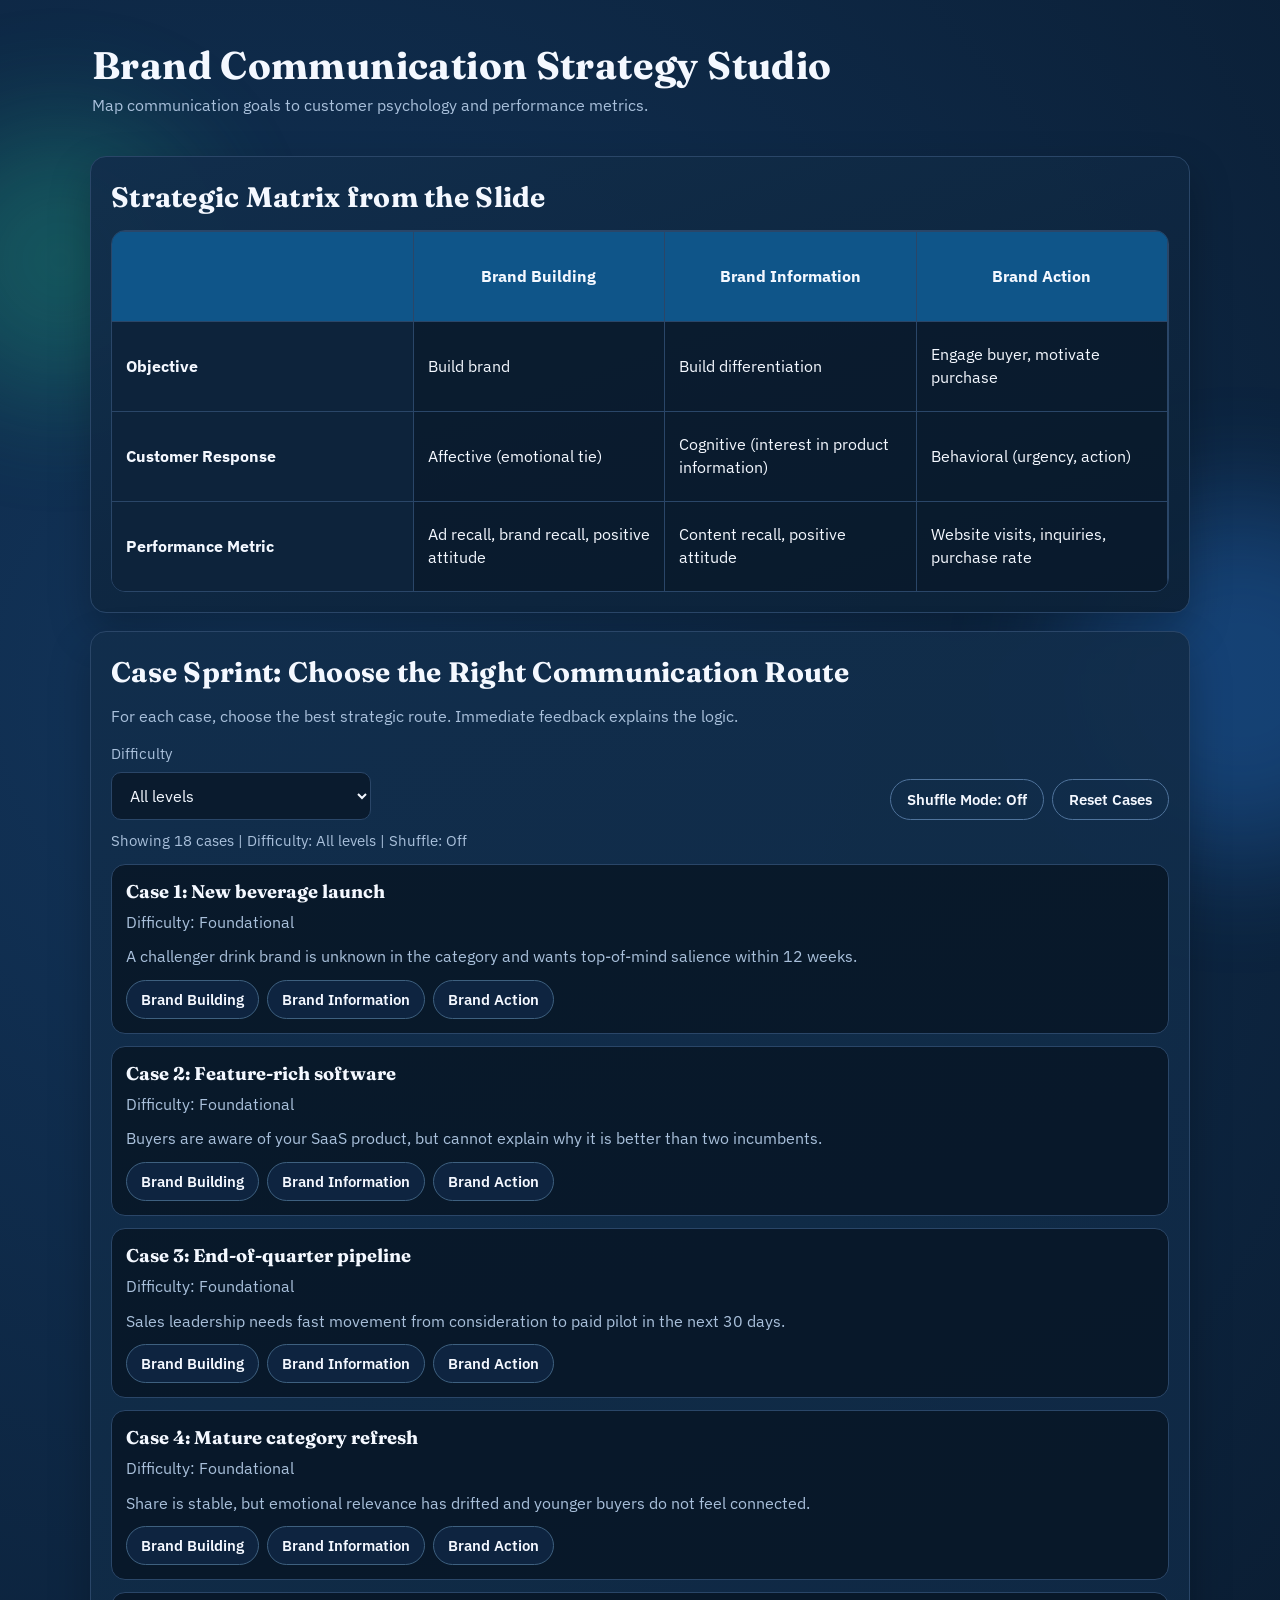
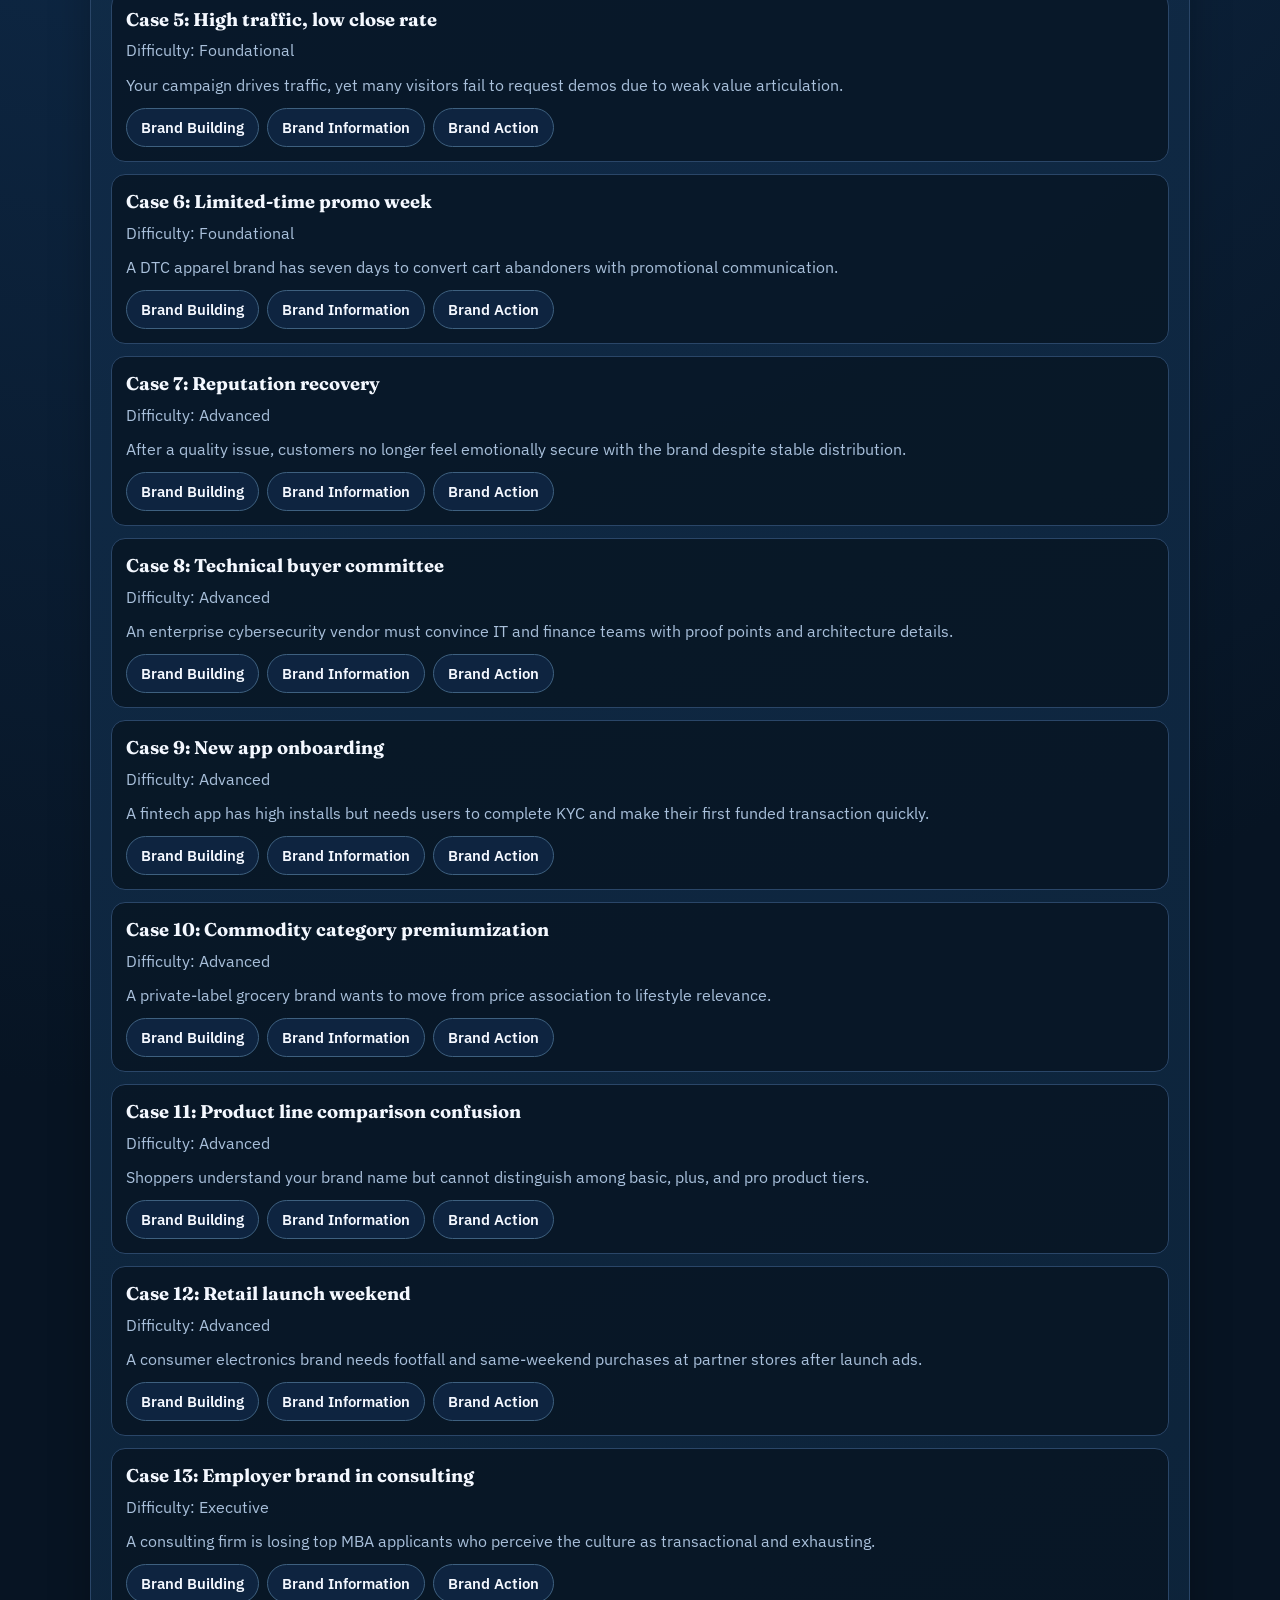
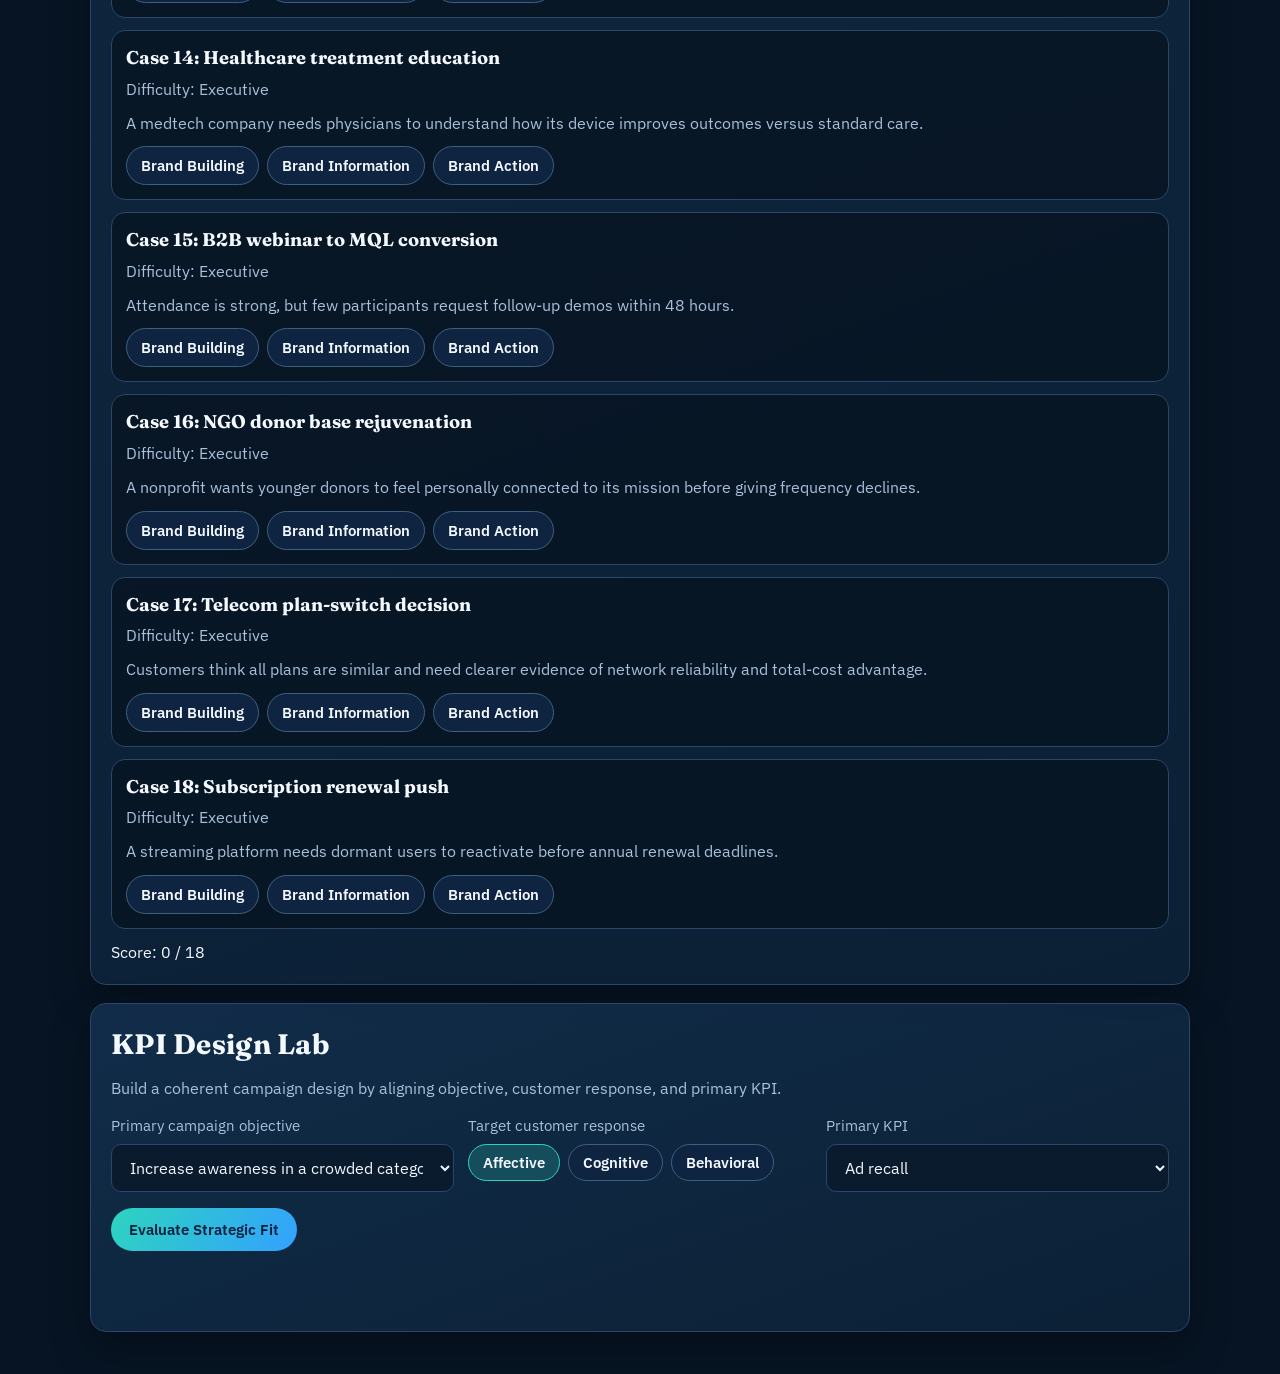
<file: Mktcomm1/index.html>
<!DOCTYPE html>
<html lang="en">
<head>
    <meta charset="UTF-8">
    <meta name="viewport" content="width=device-width, initial-scale=1.0">
    <title>Brand Communication Strategy Studio</title>
    <link rel="preconnect" href="https://fonts.googleapis.com">
    <link rel="preconnect" href="https://fonts.gstatic.com" crossorigin>
    <link href="https://fonts.googleapis.com/css2?family=IBM+Plex+Sans:wght@400;500;700&family=Fraunces:opsz,wght@9..144,600;9..144,700&display=swap" rel="stylesheet">
    <link rel="stylesheet" href="style.css">
</head>
<body>
    <div class="orb orb-a"></div>
    <div class="orb orb-b"></div>
    <main class="shell">
        <header class="hero reveal">
            <h1>Brand Communication Strategy Studio</h1>
            <p class="subtitle">Map communication goals to customer psychology and performance metrics.</p>
        </header>

        <section class="panel reveal">
            <h2>Strategic Matrix from the Slide</h2>
            <div class="matrix-grid">
                <div class="cell header blank"></div>
                <div class="cell header">Brand Building</div>
                <div class="cell header">Brand Information</div>
                <div class="cell header">Brand Action</div>

                <div class="cell row-head">Objective</div>
                <div class="cell">Build brand</div>
                <div class="cell">Build differentiation</div>
                <div class="cell">Engage buyer, motivate purchase</div>

                <div class="cell row-head">Customer Response</div>
                <div class="cell">Affective (emotional tie)</div>
                <div class="cell">Cognitive (interest in product information)</div>
                <div class="cell">Behavioral (urgency, action)</div>

                <div class="cell row-head">Performance Metric</div>
                <div class="cell">Ad recall, brand recall, positive attitude</div>
                <div class="cell">Content recall, positive attitude</div>
                <div class="cell">Website visits, inquiries, purchase rate</div>
            </div>
        </section>

        <section class="panel reveal">
            <h2>Case Sprint: Choose the Right Communication Route</h2>
            <p class="instruction">For each case, choose the best strategic route. Immediate feedback explains the logic.</p>
            <div class="case-controls">
                <div class="control-group">
                    <label for="difficultyFilter" class="label">Difficulty</label>
                    <select id="difficultyFilter">
                        <option value="all">All levels</option>
                        <option value="foundational">Foundational</option>
                        <option value="advanced">Advanced</option>
                        <option value="executive">Executive</option>
                    </select>
                </div>
                <div class="control-actions">
                    <button id="shuffleModeBtn" class="ghost-btn" type="button" aria-pressed="false">Shuffle Mode: Off</button>
                    <button id="resetCasesBtn" class="ghost-btn" type="button">Reset Cases</button>
                </div>
            </div>
            <p id="caseMeta" class="case-meta"></p>
            <div id="cases" class="cases"></div>
            <div class="score-row">
                <p>Score: <span id="score">0</span> / <span id="totalCases">0</span></p>
            </div>
        </section>

        <section class="panel reveal">
            <h2>KPI Design Lab</h2>
            <p class="instruction">Build a coherent campaign design by aligning objective, customer response, and primary KPI.</p>

            <div class="lab-grid">
                <div>
                    <label for="goalSelect" class="label">Primary campaign objective</label>
                    <select id="goalSelect">
                        <option value="awareness">Increase awareness in a crowded category</option>
                        <option value="differentiate">Clarify why our offer is superior</option>
                        <option value="convert">Drive immediate trial and purchase</option>
                    </select>
                </div>

                <div>
                    <p class="label">Target customer response</p>
                    <div class="chips" id="responseChips">
                        <button class="chip" data-response="affective">Affective</button>
                        <button class="chip" data-response="cognitive">Cognitive</button>
                        <button class="chip" data-response="behavioral">Behavioral</button>
                    </div>
                </div>

                <div>
                    <label for="metricSelect" class="label">Primary KPI</label>
                    <select id="metricSelect">
                        <option value="adRecall">Ad recall</option>
                        <option value="brandRecall">Brand recall</option>
                        <option value="positiveAttitude">Positive attitude</option>
                        <option value="contentRecall">Content recall</option>
                        <option value="websiteVisits">Website visits</option>
                        <option value="inquiries">Inquiries</option>
                        <option value="purchaseRate">Purchase rate</option>
                    </select>
                </div>
            </div>

            <button id="evaluateBtn" class="primary-btn">Evaluate Strategic Fit</button>
            <div id="labFeedback" class="lab-feedback" aria-live="polite"></div>
        </section>
    </main>

    <script src="script.js"></script>
</body>
</html>
</file>
<file: Aida/style.css>
:root {
  --bg: #07111e;
  --panel: #0e2035;
  --ink: #ecf4ff;
  --muted: #8fb3d4;
  --accent: #2dd4bf;
  --accent2: #ffbf69;
  --good: #22c98a;
  --bad: #ff6060;
  --warn: #ffbf69;
  --line: #1e3d5c;
  --msg: #2196f3;
  --mid: #2ecc71;
  --trial: #27ae60;
}

* { box-sizing: border-box; margin: 0; padding: 0; }

body {
  background: radial-gradient(ellipse at 18% 12%, #0e2d4a 0%, var(--bg) 58%);
  color: var(--ink);
  font-family: "IBM Plex Sans", "Segoe UI", sans-serif;
  line-height: 1.5;
  min-height: 100vh;
  overflow-x: hidden;
  padding: 22px 18px;
}

.orb {
  border-radius: 999px;
  filter: blur(72px);
  opacity: 0.22;
  pointer-events: none;
  position: fixed;
  z-index: 0;
}
.orb-a { background: #1abc9c; height: 300px; left: -100px; top: 80px; width: 300px; }
.orb-b { background: #2575fc; bottom: 60px; height: 380px; right: -140px; width: 380px; }

.shell {
  margin: 0 auto;
  max-width: 1060px;
  position: relative;
  z-index: 2;
}

/* HERO */
.hero { margin-bottom: 20px; padding: 18px 4px 10px; }
h1 {
  font-family: "Fraunces", Georgia, serif;
  font-size: clamp(2rem, 3.5vw, 3.2rem);
  line-height: 1.1;
  margin-bottom: 10px;
}
.accent-text { color: var(--accent); }
.subtitle { color: var(--muted); font-size: 1.05rem; max-width: 780px; }
h2 {
  font-family: "Fraunces", Georgia, serif;
  font-size: clamp(1.3rem, 2vw, 1.75rem);
  margin-bottom: 14px;
}

/* PANEL */
.panel {
  background: linear-gradient(155deg, rgba(14,38,64,0.96), rgba(8,24,42,0.96));
  border: 1px solid var(--line);
  border-radius: 18px;
  box-shadow: 0 16px 44px rgba(0,0,0,0.3);
  margin-bottom: 20px;
  padding: 22px 20px;
}

/* FLOW MODEL */
.model-flow {
  align-items: center;
  display: flex;
  gap: 0;
  justify-content: center;
  margin: 20px 0;
  flex-wrap: wrap;
  gap: 8px;
}

.flow-node {
  border-radius: 14px;
  display: flex;
  flex-direction: column;
  align-items: center;
  justify-content: center;
  font-weight: 700;
  padding: 12px 18px;
  text-align: center;
}
.node-label { font-size: 1rem; line-height: 1.3; }
.node-sub { font-size: 0.78rem; opacity: 0.75; margin-top: 4px; font-weight: 400; }

.node-msg {
  background: var(--msg);
  color: #fff;
  min-width: 130px;
  min-height: 80px;
}
.node-mid {
  background: var(--mid);
  color: #0a1a0a;
  font-size: 0.92rem;
  min-width: 160px;
  padding: 10px 14px;
  cursor: default;
  transition: transform 180ms ease, box-shadow 180ms ease;
}
.node-mid:hover {
  transform: scale(1.03);
  box-shadow: 0 4px 18px rgba(46,204,113,0.4);
}

.node-trial {
  background: var(--trial);
  color: #fff;
  min-width: 100px;
  min-height: 90px;
}

.flow-middle {
  display: flex;
  flex-direction: column;
  gap: 10px;
}

.flow-arrows {
  display: flex;
  align-items: center;
  padding: 0 6px;
}

.arrow-set {
  display: flex;
  flex-direction: column;
  gap: 10px;
  align-items: center;
}

.arrow-line {
  width: 36px;
  height: 2px;
  background: repeating-linear-gradient(90deg, #ccc 0, #ccc 5px, transparent 5px, transparent 9px);
  position: relative;
}
.arrow-line::after {
  content: "▶";
  color: #ccc;
  font-size: 10px;
  position: absolute;
  right: -10px;
  top: -5px;
}

.model-note {
  background: rgba(255,255,255,0.04);
  border: 1px solid var(--line);
  border-radius: 8px;
  color: var(--muted);
  font-size: 0.93rem;
  margin-top: 10px;
  padding: 10px 14px;
}
.model-note strong { color: var(--ink); }

/* TABS */
.tab-bar {
  display: flex;
  flex-wrap: wrap;
  gap: 8px;
  margin-bottom: 18px;
}

.tab-btn {
  background: rgba(255,255,255,0.05);
  border: 1px solid var(--line);
  border-radius: 999px;
  color: var(--muted);
  cursor: pointer;
  font-family: inherit;
  font-size: 0.93rem;
  font-weight: 600;
  padding: 9px 18px;
  transition: all 180ms ease;
}
.tab-btn:hover { border-color: var(--accent); color: var(--ink); }
.tab-btn.active {
  background: rgba(45, 212, 191, 0.18);
  border-color: var(--accent);
  color: var(--accent);
}

.tab-panel { display: none; }
.tab-panel.active { display: block; }

/* CONTROLS */
.instruction { color: var(--muted); margin-bottom: 14px; font-size: 1rem; }
.label { color: var(--muted); display: block; font-size: 0.9rem; margin-bottom: 5px; }

.controls-row {
  align-items: flex-end;
  display: flex;
  flex-wrap: wrap;
  gap: 10px;
  justify-content: space-between;
  margin-bottom: 10px;
}
.control-group { max-width: 280px; width: 100%; }
.control-actions { display: flex; gap: 8px; flex-wrap: wrap; align-items: flex-end; }

select {
  background: #081929;
  border: 1px solid var(--line);
  border-radius: 10px;
  color: var(--ink);
  font-family: inherit;
  font-size: 0.95rem;
  padding: 9px 12px;
  width: 100%;
}
select:focus { border-color: var(--accent); outline: none; }

.ghost-btn {
  background: transparent;
  border: 1px solid #3e607f;
  border-radius: 999px;
  color: var(--ink);
  cursor: pointer;
  font-family: inherit;
  font-size: 0.9rem;
  font-weight: 600;
  padding: 9px 16px;
  transition: all 180ms ease;
}
.ghost-btn:hover { border-color: var(--accent); }
.ghost-btn.active { background: rgba(45,212,191,0.16); border-color: var(--accent); }

.case-meta {
  color: var(--muted);
  font-size: 0.88rem;
  margin-bottom: 12px;
}

/* CARDS */
.cases { display: grid; gap: 14px; }

.case-card {
  background: rgba(5,16,28,0.72);
  border: 1px solid var(--line);
  border-radius: 14px;
  padding: 16px 18px;
  transition: border-color 200ms ease;
}
.case-card:hover { border-color: #2e5175; }

.case-card h3 {
  font-family: "Fraunces", Georgia, serif;
  font-size: 1.08rem;
  margin-bottom: 5px;
}
.case-badge {
  display: inline-block;
  border-radius: 999px;
  font-size: 0.75rem;
  font-weight: 700;
  letter-spacing: 0.04em;
  margin-bottom: 8px;
  padding: 2px 10px;
  text-transform: uppercase;
}
.badge-exposed  { background: rgba(100,180,255,0.18); color: #76c7ff; border: 1px solid #4a9ecc; }
.badge-recalled { background: rgba(170,130,255,0.18); color: #c4a6ff; border: 1px solid #8b6fcf; }
.badge-visited  { background: rgba(255,180,80,0.18);  color: #ffc86e; border: 1px solid #c8942e; }
.badge-attitude { background: rgba(255,100,180,0.18); color: #ff85d2; border: 1px solid #cc4d99; }
.badge-trial    { background: rgba(60,220,130,0.18);  color: #54e89e; border: 1px solid #2aa868; }

.case-text { color: var(--muted); font-size: 0.95rem; line-height: 1.65; margin-bottom: 12px; }

.options {
  display: flex;
  flex-wrap: wrap;
  gap: 8px;
  margin-bottom: 4px;
}

.option-btn {
  background: #0e2440;
  border: 1px solid #2e4e6e;
  border-radius: 999px;
  color: var(--ink);
  cursor: pointer;
  font-family: inherit;
  font-size: 0.88rem;
  font-weight: 600;
  padding: 8px 14px;
  transition: all 160ms ease;
}
.option-btn:hover:not(:disabled) { border-color: var(--accent); background: rgba(45,212,191,0.08); }
.option-btn.correct { background: rgba(34,201,138,0.2); border-color: var(--good); }
.option-btn.wrong   { background: rgba(255,96,96,0.18);  border-color: var(--bad); }
.option-btn:disabled { cursor: default; opacity: 0.8; }

.feedback {
  border-radius: 10px;
  display: none;
  font-size: 0.92rem;
  line-height: 1.6;
  margin-top: 10px;
  padding: 10px 14px;
}
.feedback.show { display: block; }
.feedback.good { background: rgba(34,201,138,0.12); border: 1px solid rgba(34,201,138,0.4); }
.feedback.bad  { background: rgba(255,96,96,0.12);  border: 1px solid rgba(255,96,96,0.4); }

/* FUNNEL TABLE */
.funnel-table {
  border-collapse: collapse;
  font-size: 0.9rem;
  margin-bottom: 12px;
  width: 100%;
}
.funnel-table th, .funnel-table td {
  border: 1px solid var(--line);
  padding: 7px 12px;
  text-align: right;
}
.funnel-table th { background: #0f2e4a; text-align: left; font-weight: 700; }
.funnel-table td:first-child { text-align: left; color: var(--ink); }
.funnel-table td { color: var(--muted); }
.funnel-table .highlight { color: var(--warn); font-weight: 700; }

/* SCORE */
.score-row {
  border-top: 1px solid var(--line);
  color: var(--muted);
  font-size: 1rem;
  font-weight: 600;
  margin-top: 18px;
  padding-top: 14px;
}
.score-row span { color: var(--ink); }

/* REVEAL */
.reveal { opacity: 0; transform: translateY(10px); }
.reveal.visible {
  opacity: 1;
  transform: translateY(0);
  transition: opacity 420ms ease, transform 420ms ease;
}

/* RESPONSIVE */
@media (max-width: 800px) {
  .model-flow { flex-direction: column; align-items: center; }
  .flow-arrows { transform: rotate(90deg); }
  .arrow-line { width: 28px; }
  .flow-middle { flex-direction: column; }
}

@media (max-width: 600px) {
  body { padding: 14px 12px; }
  .panel { padding: 16px 14px; border-radius: 14px; }
  .controls-row { flex-direction: column; align-items: stretch; }
  .control-group { max-width: none; }
  .options { flex-direction: column; }
  .option-btn { text-align: left; }
  .tab-bar { gap: 6px; }
  .tab-btn { padding: 8px 14px; font-size: 0.85rem; }
}
</file>
<file: Brandobjectives/style.css>
:root {
    --bg: #071423;
    --panel: #0f2238;
    --panel-soft: #15304f;
    --ink: #f4f8ff;
    --muted: #a9c0db;
    --accent: #2dd4bf;
    --accent-2: #ffbf69;
    --good: #25c08a;
    --bad: #ff6b6b;
    --line: #2a4668;
}

* {
    box-sizing: border-box;
    margin: 0;
    padding: 0;
}

body {
    background: radial-gradient(circle at 20% 15%, #12345a 0%, var(--bg) 50%), var(--bg);
    color: var(--ink);
    font-family: "IBM Plex Sans", "Segoe UI", sans-serif;
    line-height: 1.45;
    min-height: 100vh;
    overflow-x: hidden;
    padding: 24px;
}

.orb {
    border-radius: 999px;
    filter: blur(60px);
    opacity: 0.28;
    pointer-events: none;
    position: fixed;
    z-index: 0;
}

.orb-a {
    background: #25c08a;
    height: 280px;
    left: -80px;
    top: 120px;
    width: 280px;
}

.orb-b {
    background: #2e8eff;
    bottom: 40px;
    height: 360px;
    right: -140px;
    width: 360px;
}

.shell {
    margin: 0 auto;
    max-width: 1100px;
    position: relative;
    z-index: 2;
}

.hero {
    margin-bottom: 18px;
    padding: 20px 2px;
}

.eyebrow {
    color: var(--accent-2);
    font-size: 0.85rem;
    letter-spacing: 0.08em;
    margin-bottom: 8px;
    text-transform: uppercase;
}

h1,
h2 {
    font-family: "Fraunces", Georgia, serif;
    letter-spacing: 0.01em;
}

h1 {
    font-size: clamp(1.9rem, 3vw, 3rem);
    line-height: 1.1;
    margin-bottom: 8px;
}

h2 {
    font-size: clamp(1.4rem, 2.2vw, 1.9rem);
    margin-bottom: 12px;
}

.subtitle {
    color: var(--muted);
    font-size: 1.03rem;
    max-width: 760px;
}

.panel {
    animation: rise 500ms ease forwards;
    background: linear-gradient(160deg, rgba(18, 46, 76, 0.95), rgba(12, 33, 55, 0.95));
    border: 1px solid var(--line);
    border-radius: 16px;
    box-shadow: 0 18px 40px rgba(0, 0, 0, 0.25);
    margin-bottom: 18px;
    padding: 20px;
}

.instruction {
    color: var(--muted);
    margin-bottom: 14px;
}

.label {
    color: var(--muted);
    display: block;
    font-size: 0.95rem;
    margin-bottom: 8px;
}

textarea,
select {
    background: #0a1b2e;
    border: 1px solid var(--line);
    border-radius: 10px;
    color: var(--ink);
    font-family: "IBM Plex Sans", "Segoe UI", sans-serif;
    font-size: 0.98rem;
    padding: 12px 14px;
    width: 100%;
}

textarea:focus,
select:focus {
    border-color: var(--accent);
    outline: none;
}

.primary-btn,
.ghost-btn,
.option-btn,
.chip {
    border-radius: 999px;
    cursor: pointer;
    font-family: inherit;
    font-size: 0.94rem;
    font-weight: 600;
    transition: all 180ms ease;
}

.primary-btn {
    background: linear-gradient(120deg, var(--accent), #33a1ff);
    border: none;
    color: #05203d;
    margin-top: 16px;
    padding: 12px 18px;
}

.primary-btn:hover,
.ghost-btn:hover {
    transform: translateY(-1px);
}

.ghost-btn {
    background: transparent;
    border: 1px solid #4f739b;
    color: var(--ink);
    margin-top: 10px;
    padding: 10px 16px;
}

.matrix-grid {
    border: 1px solid var(--line);
    border-radius: 14px;
    display: grid;
    grid-template-columns: 1.2fr repeat(3, 1fr);
    overflow: hidden;
}

.cell {
    align-items: center;
    background: rgba(9, 24, 40, 0.75);
    border-right: 1px solid var(--line);
    border-top: 1px solid var(--line);
    display: flex;
    min-height: 90px;
    padding: 14px;
}

.cell.header {
    background: #0f5589;
    font-weight: 700;
    justify-content: center;
    text-align: center;
}

.cell.blank {
    background: #0f5589;
}

.row-head {
    background: rgba(13, 35, 59, 0.95);
    font-weight: 700;
}

.cases {
    display: grid;
    gap: 12px;
}

.case-controls {
    align-items: end;
    display: flex;
    gap: 12px;
    justify-content: space-between;
    margin-bottom: 10px;
}

.control-group {
    max-width: 260px;
    width: 100%;
}

.control-actions {
    display: flex;
    gap: 8px;
}

.control-actions .ghost-btn {
    margin-top: 0;
}

.control-actions .ghost-btn.active {
    background: rgba(45, 212, 191, 0.18);
    border-color: var(--accent);
}

.case-meta {
    color: var(--muted);
    font-size: 0.93rem;
    margin-bottom: 12px;
}

.case-card {
    background: rgba(6, 18, 31, 0.72);
    border: 1px solid var(--line);
    border-radius: 14px;
    padding: 14px;
}

.case-card h3 {
    font-family: "Fraunces", Georgia, serif;
    font-size: 1.15rem;
    margin-bottom: 6px;
}

.case-text {
    color: var(--muted);
    margin-bottom: 11px;
}

.options {
    display: flex;
    flex-wrap: wrap;
    gap: 8px;
}

.option-btn {
    background: #0e2440;
    border: 1px solid #3e607f;
    color: var(--ink);
    padding: 9px 14px;
}

.option-btn:hover {
    border-color: var(--accent);
}

.option-btn.correct {
    background: rgba(37, 192, 138, 0.2);
    border-color: var(--good);
}

.option-btn.wrong {
    background: rgba(255, 107, 107, 0.2);
    border-color: var(--bad);
}

.option-btn:disabled {
    cursor: default;
    opacity: 0.8;
}

.feedback {
    border-radius: 10px;
    display: none;
    margin-top: 10px;
    padding: 10px;
}

.feedback.show {
    display: block;
}

.feedback.good {
    background: rgba(37, 192, 138, 0.16);
    border: 1px solid rgba(37, 192, 138, 0.45);
}

.feedback.bad {
    background: rgba(255, 107, 107, 0.16);
    border: 1px solid rgba(255, 107, 107, 0.45);
}

.score-row {
    align-items: center;
    display: flex;
    gap: 12px;
    justify-content: space-between;
    margin-top: 12px;
}

.lab-grid {
    display: grid;
    gap: 14px;
    grid-template-columns: repeat(3, minmax(180px, 1fr));
}

.chips {
    display: flex;
    flex-wrap: wrap;
    gap: 8px;
}

.chip {
    background: #0e2440;
    border: 1px solid #3e607f;
    color: var(--ink);
    padding: 8px 14px;
}

.chip.active {
    background: rgba(45, 212, 191, 0.22);
    border-color: var(--accent);
}

.lab-feedback {
    border-radius: 10px;
    margin-top: 14px;
    min-height: 46px;
    padding: 12px;
}

.lab-feedback.fit {
    background: rgba(37, 192, 138, 0.16);
    border: 1px solid rgba(37, 192, 138, 0.45);
}

.lab-feedback.mismatch {
    background: rgba(255, 191, 105, 0.18);
    border: 1px solid rgba(255, 191, 105, 0.45);
}

.reveal {
    opacity: 0;
    transform: translateY(10px);
}

.reveal.visible {
    opacity: 1;
    transform: translateY(0);
    transition: transform 400ms ease, opacity 400ms ease;
}

@keyframes rise {
    from {
        transform: translateY(8px);
    }
    to {
        transform: translateY(0);
    }
}

@media (max-width: 900px) {
    .matrix-grid {
        grid-template-columns: 1fr;
    }

    .cell {
        border-right: none;
    }

    .cell.header.blank {
        display: none;
    }

    .lab-grid {
        grid-template-columns: 1fr;
    }
}

@media (max-width: 640px) {
    body {
        padding: 14px;
    }

    .panel {
        border-radius: 14px;
        padding: 16px;
    }

    .score-row {
        align-items: flex-start;
        flex-direction: column;
    }

    .options {
        flex-direction: column;
    }

    .case-controls {
        align-items: stretch;
        flex-direction: column;
    }

    .control-group {
        max-width: none;
    }

    .control-actions {
        flex-direction: column;
    }

    .option-btn {
        text-align: left;
    }
}
</file>
<file: Mktcomm1/style.css>
:root {
    --bg: #071423;
    --panel: #0f2238;
    --panel-soft: #15304f;
    --ink: #f4f8ff;
    --muted: #a9c0db;
    --accent: #2dd4bf;
    --accent-2: #ffbf69;
    --good: #25c08a;
    --bad: #ff6b6b;
    --line: #2a4668;
}

* {
    box-sizing: border-box;
    margin: 0;
    padding: 0;
}

body {
    background: radial-gradient(circle at 20% 15%, #12345a 0%, var(--bg) 50%), var(--bg);
    color: var(--ink);
    font-family: "IBM Plex Sans", "Segoe UI", sans-serif;
    line-height: 1.45;
    min-height: 100vh;
    overflow-x: hidden;
    padding: 24px;
}

.orb {
    border-radius: 999px;
    filter: blur(60px);
    opacity: 0.28;
    pointer-events: none;
    position: fixed;
    z-index: 0;
}

.orb-a {
    background: #25c08a;
    height: 280px;
    left: -80px;
    top: 120px;
    width: 280px;
}

.orb-b {
    background: #2e8eff;
    bottom: 40px;
    height: 360px;
    right: -140px;
    width: 360px;
}

.shell {
    margin: 0 auto;
    max-width: 1100px;
    position: relative;
    z-index: 2;
}

.hero {
    margin-bottom: 18px;
    padding: 20px 2px;
}

.eyebrow {
    color: var(--accent-2);
    font-size: 0.85rem;
    letter-spacing: 0.08em;
    margin-bottom: 8px;
    text-transform: uppercase;
}

h1,
h2 {
    font-family: "Fraunces", Georgia, serif;
    letter-spacing: 0.01em;
}

h1 {
    font-size: clamp(1.9rem, 3vw, 3rem);
    line-height: 1.1;
    margin-bottom: 8px;
}

h2 {
    font-size: clamp(1.4rem, 2.2vw, 1.9rem);
    margin-bottom: 12px;
}

.subtitle {
    color: var(--muted);
    font-size: 1.03rem;
    max-width: 760px;
}

.panel {
    animation: rise 500ms ease forwards;
    background: linear-gradient(160deg, rgba(18, 46, 76, 0.95), rgba(12, 33, 55, 0.95));
    border: 1px solid var(--line);
    border-radius: 16px;
    box-shadow: 0 18px 40px rgba(0, 0, 0, 0.25);
    margin-bottom: 18px;
    padding: 20px;
}

.instruction {
    color: var(--muted);
    margin-bottom: 14px;
}

.label {
    color: var(--muted);
    display: block;
    font-size: 0.95rem;
    margin-bottom: 8px;
}

textarea,
select {
    background: #0a1b2e;
    border: 1px solid var(--line);
    border-radius: 10px;
    color: var(--ink);
    font-family: "IBM Plex Sans", "Segoe UI", sans-serif;
    font-size: 0.98rem;
    padding: 12px 14px;
    width: 100%;
}

textarea:focus,
select:focus {
    border-color: var(--accent);
    outline: none;
}

.primary-btn,
.ghost-btn,
.option-btn,
.chip {
    border-radius: 999px;
    cursor: pointer;
    font-family: inherit;
    font-size: 0.94rem;
    font-weight: 600;
    transition: all 180ms ease;
}

.primary-btn {
    background: linear-gradient(120deg, var(--accent), #33a1ff);
    border: none;
    color: #05203d;
    margin-top: 16px;
    padding: 12px 18px;
}

.primary-btn:hover,
.ghost-btn:hover {
    transform: translateY(-1px);
}

.ghost-btn {
    background: transparent;
    border: 1px solid #4f739b;
    color: var(--ink);
    margin-top: 10px;
    padding: 10px 16px;
}

.matrix-grid {
    border: 1px solid var(--line);
    border-radius: 14px;
    display: grid;
    grid-template-columns: 1.2fr repeat(3, 1fr);
    overflow: hidden;
}

.cell {
    align-items: center;
    background: rgba(9, 24, 40, 0.75);
    border-right: 1px solid var(--line);
    border-top: 1px solid var(--line);
    display: flex;
    min-height: 90px;
    padding: 14px;
}

.cell.header {
    background: #0f5589;
    font-weight: 700;
    justify-content: center;
    text-align: center;
}

.cell.blank {
    background: #0f5589;
}

.row-head {
    background: rgba(13, 35, 59, 0.95);
    font-weight: 700;
}

.cases {
    display: grid;
    gap: 12px;
}

.case-controls {
    align-items: end;
    display: flex;
    gap: 12px;
    justify-content: space-between;
    margin-bottom: 10px;
}

.control-group {
    max-width: 260px;
    width: 100%;
}

.control-actions {
    display: flex;
    gap: 8px;
}

.control-actions .ghost-btn {
    margin-top: 0;
}

.control-actions .ghost-btn.active {
    background: rgba(45, 212, 191, 0.18);
    border-color: var(--accent);
}

.case-meta {
    color: var(--muted);
    font-size: 0.93rem;
    margin-bottom: 12px;
}

.case-card {
    background: rgba(6, 18, 31, 0.72);
    border: 1px solid var(--line);
    border-radius: 14px;
    padding: 14px;
}

.case-card h3 {
    font-family: "Fraunces", Georgia, serif;
    font-size: 1.15rem;
    margin-bottom: 6px;
}

.case-text {
    color: var(--muted);
    margin-bottom: 11px;
}

.options {
    display: flex;
    flex-wrap: wrap;
    gap: 8px;
}

.option-btn {
    background: #0e2440;
    border: 1px solid #3e607f;
    color: var(--ink);
    padding: 9px 14px;
}

.option-btn:hover {
    border-color: var(--accent);
}

.option-btn.correct {
    background: rgba(37, 192, 138, 0.2);
    border-color: var(--good);
}

.option-btn.wrong {
    background: rgba(255, 107, 107, 0.2);
    border-color: var(--bad);
}

.option-btn:disabled {
    cursor: default;
    opacity: 0.8;
}

.feedback {
    border-radius: 10px;
    display: none;
    margin-top: 10px;
    padding: 10px;
}

.feedback.show {
    display: block;
}

.feedback.good {
    background: rgba(37, 192, 138, 0.16);
    border: 1px solid rgba(37, 192, 138, 0.45);
}

.feedback.bad {
    background: rgba(255, 107, 107, 0.16);
    border: 1px solid rgba(255, 107, 107, 0.45);
}

.score-row {
    align-items: center;
    display: flex;
    gap: 12px;
    justify-content: space-between;
    margin-top: 12px;
}

.lab-grid {
    display: grid;
    gap: 14px;
    grid-template-columns: repeat(3, minmax(180px, 1fr));
}

.chips {
    display: flex;
    flex-wrap: wrap;
    gap: 8px;
}

.chip {
    background: #0e2440;
    border: 1px solid #3e607f;
    color: var(--ink);
    padding: 8px 14px;
}

.chip.active {
    background: rgba(45, 212, 191, 0.22);
    border-color: var(--accent);
}

.lab-feedback {
    border-radius: 10px;
    margin-top: 14px;
    min-height: 46px;
    padding: 12px;
}

.lab-feedback.fit {
    background: rgba(37, 192, 138, 0.16);
    border: 1px solid rgba(37, 192, 138, 0.45);
}

.lab-feedback.mismatch {
    background: rgba(255, 191, 105, 0.18);
    border: 1px solid rgba(255, 191, 105, 0.45);
}

.reveal {
    opacity: 0;
    transform: translateY(10px);
}

.reveal.visible {
    opacity: 1;
    transform: translateY(0);
    transition: transform 400ms ease, opacity 400ms ease;
}

@keyframes rise {
    from {
        transform: translateY(8px);
    }
    to {
        transform: translateY(0);
    }
}

@media (max-width: 900px) {
    .matrix-grid {
        grid-template-columns: 1fr;
    }

    .cell {
        border-right: none;
    }

    .cell.header.blank {
        display: none;
    }

    .lab-grid {
        grid-template-columns: 1fr;
    }
}

@media (max-width: 640px) {
    body {
        padding: 14px;
    }

    .panel {
        border-radius: 14px;
        padding: 16px;
    }

    .score-row {
        align-items: flex-start;
        flex-direction: column;
    }

    .options {
        flex-direction: column;
    }

    .case-controls {
        align-items: stretch;
        flex-direction: column;
    }

    .control-group {
        max-width: none;
    }

    .control-actions {
        flex-direction: column;
    }

    .option-btn {
        text-align: left;
    }
}
</file>
